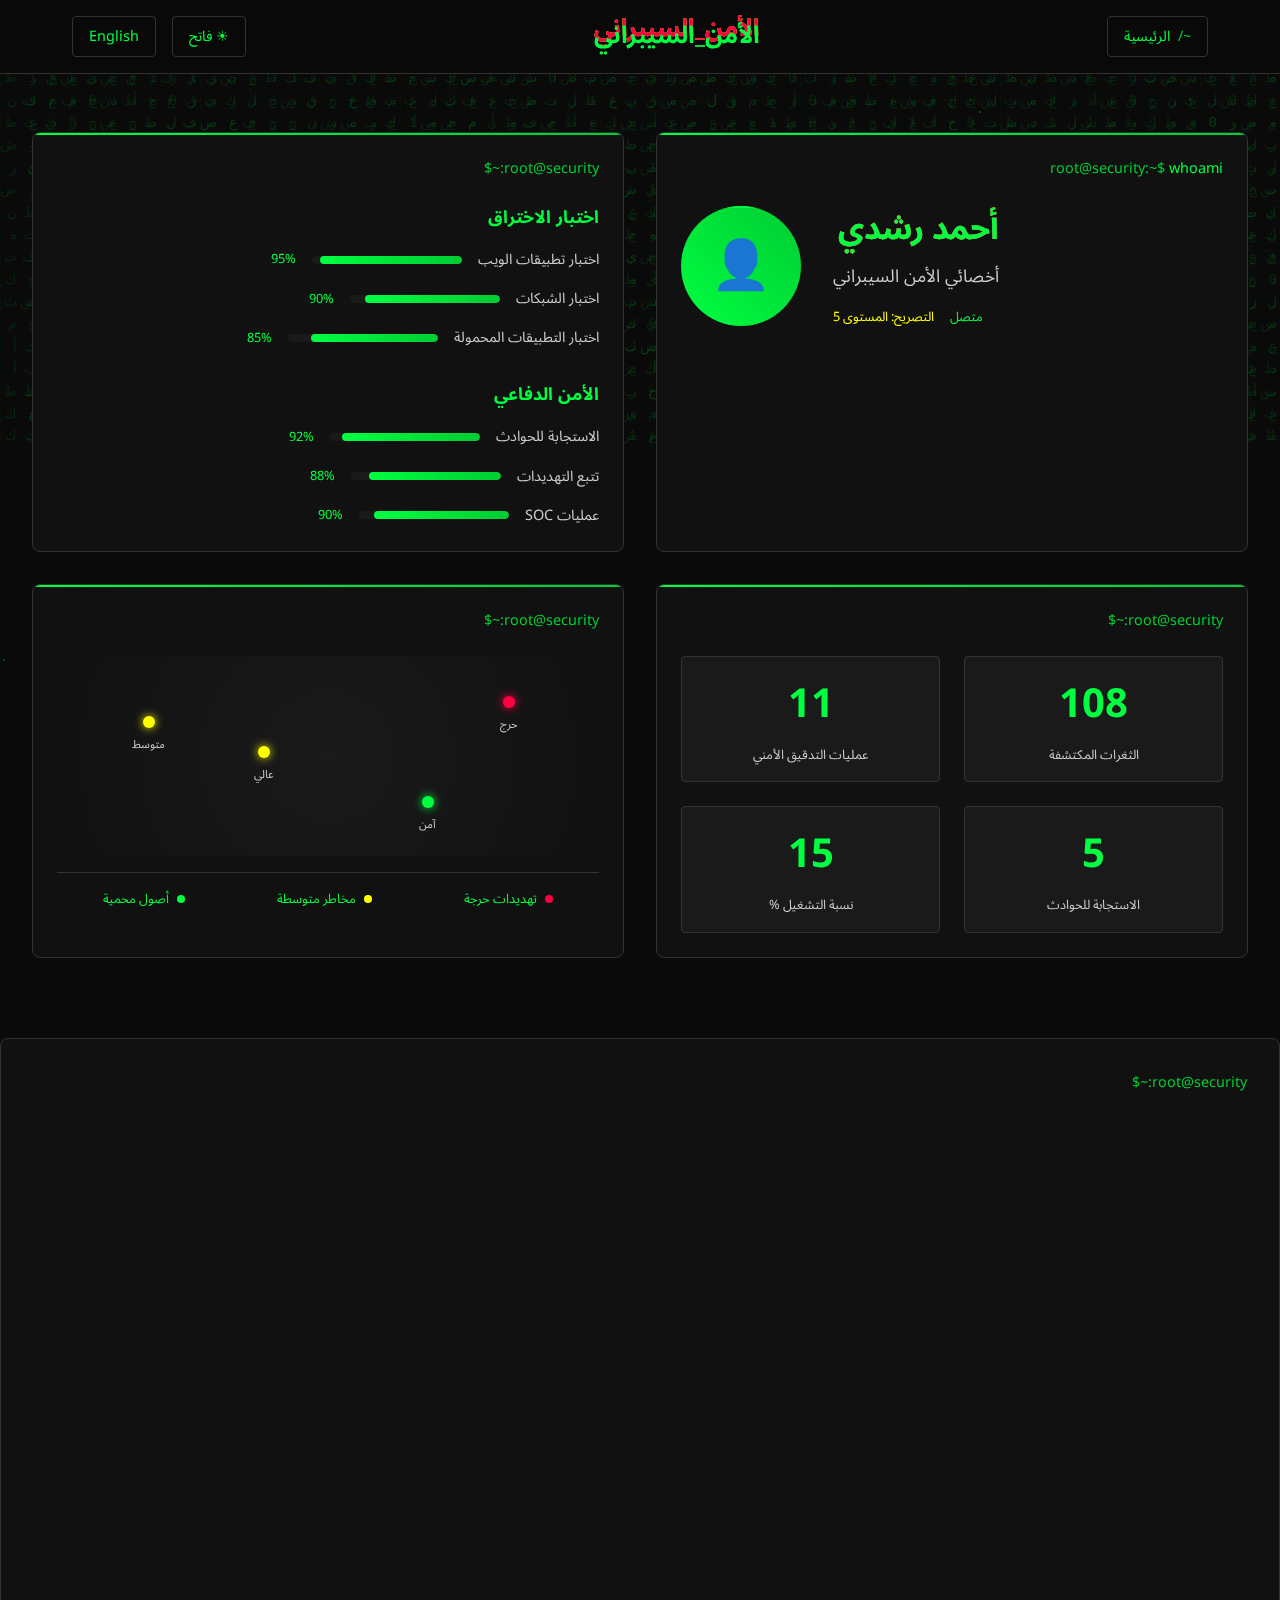
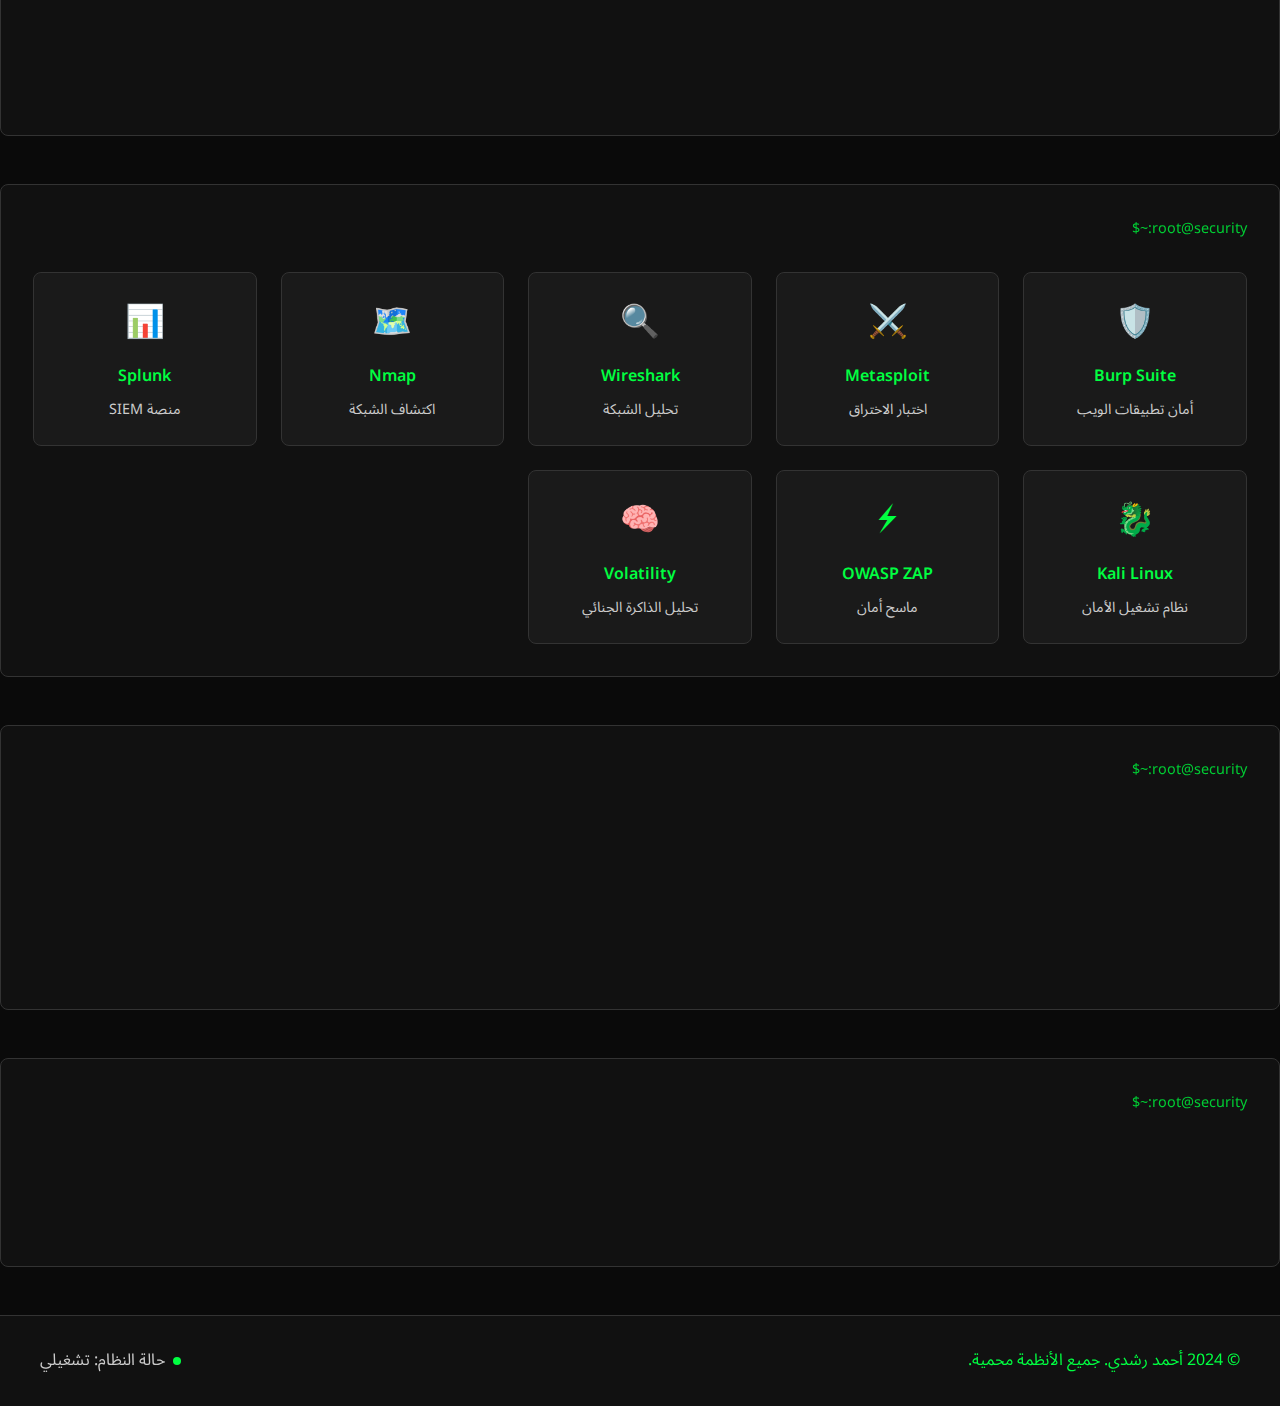
<file: cybersecurity-ar-darkmode.html>
<!DOCTYPE html>
<html lang="ar" dir="rtl">
<head>
    <meta charset="UTF-8">
    <meta name="viewport" content="width=device-width, initial-scale=1.0">
    <title>أحمد رشدي - أخصائي الأمن السيبراني</title>
    <link rel="stylesheet" href="css/cybersecurity-ar-darkmode.css">
    <link rel="preconnect" href="https://fonts.googleapis.com">
    <link rel="preconnect" href="https://fonts.gstatic.com" crossorigin>
    <link href="https://fonts.googleapis.com/css2?family=JetBrains+Mono:wght@300;400;500;600;700&family=Noto+Sans+Arabic:wght@300;400;500;600;700&display=swap" rel="stylesheet">
</head>

<head>
    <!-- ... other head tags ... -->

    <!-- Meta Tags for Cybersecurity Page Preview -->
    <title>أحمد رشدي - أخصائي الأمن السيبراني</title>
    <meta name="description" content="اختراق الأنظمة، تأمين الشبكات، وإزالة التهديدات. استكشف خدمات أحمد رشدي المتقدمة في الأمن السيبراني، من الاختراق الأخلاقي إلى تصميم البنى التحتية الآمنة.">

    <!-- Open Graph / Facebook -->
    <meta property="og:type" content="website">
    <meta property="og:url" content="https://ahmed-roshdi.github.io/Info.net/cybersecurity-ar.html">
    <meta property="og:title" content="أحمد رشدي - أخصائي الأمن السيبراني">
    <meta property="og:description" content="اختراق الأنظمة، تأمين الشبكات، وإزالة التهديدات. استكشف خدمات أحمد رشدي المتقدمة في الأمن السيبراني، من الاختراق الأخلاقي إلى تصميم البنى التحتية الآمنة.">
    <meta property="og:image" content="https://ahmed-roshdi.github.io/Info.net/images/cybersecurity-preview.jpg"> <!-- اقتراح: استخدم صورة مختلفة هنا -->
    <meta property="og:locale" content="ar_AR">

    <!-- Twitter -->
    <meta property="twitter:card" content="summary_large_image">
    <meta property="twitter:url" content="https://ahmed-roshdi.github.io/Info.net/cybersecurity-ar.html">
    <meta property="twitter:title" content="أحمد رشدي - أخصائي الأمن السيبراني">
    <meta property="twitter:description" content="اختراق الأنظمة، تأمين الشبكات، وإزالة التهديدات. استكشف خدمات أحمد رشدي المتقدمة في الأمن السيبراني، من الاختراق الأخلاقي إلى تصميم البنى التحتية الآمنة.">
    <meta property="twitter:image" content="https://ahmed-roshdi.github.io/Info.net/images/cybersecurity-preview.jpg"> <!-- اقتراح: استخدم صورة مختلفة هنا -->
</head>

<body>
    <!-- Header Navigation -->
    <header class="header">
        <nav class="nav-container">
            <div class="nav-right">
                <a href="index-ar-darkmode.html" class="home-btn">
                    <span class="terminal-prompt">~/</span>الرئيسية
                </a>
            </div>
            <div class="nav-center">
                <div class="logo">
                    <span class="glitch" data-text="الأمن_السيبراني">الأمن_السيبراني</span>
                </div>
            </div>
            <div class="nav-left">
                <a href="cybersecurity-ar.html" class="mode-toggle">
                    <span class="icon">☀</span> فاتح
                </a>
                <a href="cybersecurity-darkmode.html" class="lang-toggle">
                    English
                </a>
            </div>
        </nav>
    </header>

    <!-- Main Dashboard -->
    <main class="main-dashboard">
        <!-- Profile Widget -->
        <section class="dashboard-widget profile-widget">
            <div class="widget-header">
                <span class="terminal-prompt">root@security:~$</span>
                <span class="typing-text">whoami</span>
            </div>
            <div class="profile-content">
                <div class="profile-image-container">
                    <div class="profile-image">
                        <div class="scan-line"></div>
                    </div>
                </div>
                <div class="profile-info">
                    <h1 class="name glitch" data-text="أحمد رشدي">أحمد رشدي</h1>
                    <p class="title">أخصائي الأمن السيبراني</p>
                    <div class="status-indicators">
                        <span class="status online">متصل</span>
                        <span class="clearance">التصريح: المستوى 5</span>
                    </div>
                </div>
            </div>
        </section>

        <!-- Skills Matrix -->
        <section class="dashboard-widget skills-widget">
            <div class="widget-header">
                <span class="terminal-prompt">root@security:~$</span>
                <span class="typing-text">cat skills.matrix</span>
            </div>
            <div class="skills-matrix">
                <div class="skill-category">
                    <h3>اختبار الاختراق</h3>
                    <div class="skill-bars">
                        <div class="skill-bar" data-level="95">
                            <span class="skill-name">اختبار تطبيقات الويب</span>
                            <div class="progress-bar"><div class="progress" style="width: 95%"></div></div>
                            <span class="skill-level">95%</span>
                        </div>
                        <div class="skill-bar" data-level="90">
                            <span class="skill-name">اختبار الشبكات</span>
                            <div class="progress-bar"><div class="progress" style="width: 90%"></div></div>
                            <span class="skill-level">90%</span>
                        </div>
                        <div class="skill-bar" data-level="85">
                            <span class="skill-name">اختبار التطبيقات المحمولة</span>
                            <div class="progress-bar"><div class="progress" style="width: 85%"></div></div>
                            <span class="skill-level">85%</span>
                        </div>
                    </div>
                </div>
                <div class="skill-category">
                    <h3>الأمن الدفاعي</h3>
                    <div class="skill-bars">
                        <div class="skill-bar" data-level="92">
                            <span class="skill-name">الاستجابة للحوادث</span>
                            <div class="progress-bar"><div class="progress" style="width: 92%"></div></div>
                            <span class="skill-level">92%</span>
                        </div>
                        <div class="skill-bar" data-level="88">
                            <span class="skill-name">تتبع التهديدات</span>
                            <div class="progress-bar"><div class="progress" style="width: 88%"></div></div>
                            <span class="skill-level">88%</span>
                        </div>
                        <div class="skill-bar" data-level="90">
                            <span class="skill-name">عمليات SOC</span>
                            <div class="progress-bar"><div class="progress" style="width: 90%"></div></div>
                            <span class="skill-level">90%</span>
                        </div>
                    </div>
                </div>
            </div>
        </section>

        <!-- Live Stats -->
        <section class="dashboard-widget stats-widget">
            <div class="widget-header">
                <span class="terminal-prompt">root@security:~$</span>
                <span class="typing-text">systemctl status --all</span>
            </div>
            <div class="stats-grid">
                <div class="stat-item">
                    <div class="stat-value" data-target="315">0</div>
                    <div class="stat-label">الثغرات المكتشفة</div>
                </div>
                <div class="stat-item">
                    <div class="stat-value" data-target="50">0</div>
                    <div class="stat-label">عمليات التدقيق الأمني</div>
                </div>
                <div class="stat-item">
                    <div class="stat-value" data-target="25">0</div>
                    <div class="stat-label">الاستجابة للحوادث</div>
                </div>
                <div class="stat-item">
                    <div class="stat-value" data-target="99">0</div>
                    <div class="stat-label">نسبة التشغيل %</div>
                </div>
            </div>
        </section>

        <!-- Threat Map -->
        <section class="dashboard-widget threat-map-widget">
            <div class="widget-header">
                <span class="terminal-prompt">root@security:~$</span>
                <span class="typing-text">nmap -sS -O target_network</span>
            </div>
            <div class="threat-map">
                <div class="map-container">
                    <div class="threat-indicator" style="top: 20%; right: 15%;">
                        <div class="pulse-dot danger"></div>
                        <span class="threat-label">حرج</span>
                    </div>
                    <div class="threat-indicator" style="top: 45%; right: 60%;">
                        <div class="pulse-dot warning"></div>
                        <span class="threat-label">عالي</span>
                    </div>
                    <div class="threat-indicator" style="top: 70%; right: 30%;">
                        <div class="pulse-dot safe"></div>
                        <span class="threat-label">آمن</span>
                    </div>
                    <div class="threat-indicator" style="top: 30%; right: 80%;">
                        <div class="pulse-dot warning"></div>
                        <span class="threat-label">متوسط</span>
                    </div>
                </div>
                <div class="map-legend">
                    <div class="legend-item">
                        <div class="legend-dot danger"></div>
                        <span>تهديدات حرجة</span>
                    </div>
                    <div class="legend-item">
                        <div class="legend-dot warning"></div>
                        <span>مخاطر متوسطة</span>
                    </div>
                    <div class="legend-item">
                        <div class="legend-dot safe"></div>
                        <span>أصول محمية</span>
                    </div>
                </div>
            </div>
        </section>
    </main>

    <!-- Operations Log -->
    <section class="operations-log">
        <div class="log-header">
            <span class="terminal-prompt">root@security:~$</span>
            <span class="typing-text">tail -f /var/log/operations.log</span>
        </div>
        <div class="log-content">
            <div class="case-study">
                <div class="case-header">
                    <span class="case-id">[CASE-001]</span>
                    <span class="case-title">تدقيق أمان منصة التجارة الإلكترونية</span>
                    <span class="case-status success">مكتمل</span>
                </div>
                <div class="case-details">
                    <p class="typewriter">تم إجراء تقييم أمني شامل لمنصة تجارة إلكترونية كبرى...</p>
                    <div class="case-metrics">
                        <span class="metric">45 ثغرة مكتشفة</span>
                        <span class="metric">100% من المشاكل الحرجة محلولة</span>
                        <span class="metric">30 يوم للإنجاز</span>
                    </div>
                </div>
            </div>
            
            <div class="case-study">
                <div class="case-header">
                    <span class="case-id">[CASE-002]</span>
                    <span class="case-title">الاستجابة لحادث مؤسسة مالية</span>
                    <span class="case-status success">مكتمل</span>
                </div>
                <div class="case-details">
                    <p class="typewriter">قيادة فريق الاستجابة للحوادث أثناء هجوم APT متطور...</p>
                    <div class="case-metrics">
                        <span class="metric">ساعتان وقت الاستجابة</span>
                        <span class="metric">صفر اختراق للبيانات</span>
                        <span class="metric">استرداد كامل للنظام</span>
                    </div>
                </div>
            </div>

            <div class="case-study">
                <div class="case-header">
                    <span class="case-id">[CASE-003]</span>
                    <span class="case-title">تقوية شبكة حكومية</span>
                    <span class="case-status in-progress">قيد التنفيذ</span>
                </div>
                <div class="case-details">
                    <p class="typewriter">تنفيذ ضوابط أمنية متقدمة للبنية التحتية الحكومية...</p>
                    <div class="case-metrics">
                        <span class="metric">85% التنفيذ مكتمل</span>
                        <span class="metric">200+ نقطة نهاية محمية</span>
                        <span class="metric">هيكلة عدم الثقة</span>
                    </div>
                </div>
            </div>
        </div>
    </section>

    <!-- Tools Arsenal -->
    <section class="tools-arsenal">
        <div class="arsenal-header">
            <span class="terminal-prompt">root@security:~$</span>
            <span class="typing-text">ls -la /opt/tools/</span>
        </div>
        <div class="tools-grid">
            <div class="tool-item" data-tool="burp-suite">
                <div class="tool-icon">🛡️</div>
                <div class="tool-name">Burp Suite</div>
                <div class="tool-desc">أمان تطبيقات الويب</div>
            </div>
            <div class="tool-item" data-tool="metasploit">
                <div class="tool-icon">⚔️</div>
                <div class="tool-name">Metasploit</div>
                <div class="tool-desc">اختبار الاختراق</div>
            </div>
            <div class="tool-item" data-tool="wireshark">
                <div class="tool-icon">🔍</div>
                <div class="tool-name">Wireshark</div>
                <div class="tool-desc">تحليل الشبكة</div>
            </div>
            <div class="tool-item" data-tool="nmap">
                <div class="tool-icon">🗺️</div>
                <div class="tool-name">Nmap</div>
                <div class="tool-desc">اكتشاف الشبكة</div>
            </div>
            <div class="tool-item" data-tool="splunk">
                <div class="tool-icon">📊</div>
                <div class="tool-name">Splunk</div>
                <div class="tool-desc">منصة SIEM</div>
            </div>
            <div class="tool-item" data-tool="kali-linux">
                <div class="tool-icon">🐉</div>
                <div class="tool-name">Kali Linux</div>
                <div class="tool-desc">نظام تشغيل الأمان</div>
            </div>
            <div class="tool-item" data-tool="owasp-zap">
                <div class="tool-icon">⚡</div>
                <div class="tool-name">OWASP ZAP</div>
                <div class="tool-desc">ماسح أمان</div>
            </div>
            <div class="tool-item" data-tool="volatility">
                <div class="tool-icon">🧠</div>
                <div class="tool-name">Volatility</div>
                <div class="tool-desc">تحليل الذاكرة الجنائي</div>
            </div>
        </div>
    </section>

    <!-- Certifications -->
    <section class="certifications">
        <div class="cert-header">
            <span class="terminal-prompt">root@security:~$</span>
            <span class="typing-text">cat /etc/credentials</span>
        </div>
        <div class="cert-grid">
            <div class="cert-item">
                <div class="cert-badge">CEH</div>
                <div class="cert-name">هاكر أخلاقي معتمد</div>
                <div class="cert-status">قيد التحضير</div>
            </div>
            <div class="cert-item">
                <div class="cert-badge">OSCP</div>
                <div class="cert-name">محترف أمان هجومي معتمد</div>
                <div class="cert-status">مخطط</div>
            </div>
            <div class="cert-item">
                <div class="cert-badge">CISSP</div>
                <div class="cert-name">محترف أمان أنظمة المعلومات المعتمد</div>
                <div class="cert-status">هدف مستقبلي</div>
            </div>
        </div>
    </section>

    <!-- Contact Section -->
    <section class="contact-section">
        <div class="contact-header">
            <span class="terminal-prompt">root@security:~$</span>
            <span class="typing-text">establish_secure_connection</span>
        </div>
        <div class="contact-grid">
            <a href="mailto:AhmedRoshdi@proton.me" class="contact-btn">
                <span class="contact-icon">📧</span>
                <span class="contact-text">بريد آمن</span>
            </a>
            <a href="https://github.com/ahmed" class="contact-btn">
                <span class="contact-icon">💻</span>
                <span class="contact-text">مستودع GitHub</span>
            </a>
            <a href="https://linkedin.com/in/ahmed" class="contact-btn">
                <span class="contact-icon">🔗</span>
                <span class="contact-text">LinkedIn</span>
            </a>
            <a href="tel:+1234567890" class="contact-btn">
                <span class="contact-icon">📱</span>
                <span class="contact-text">مكالمة مشفرة</span>
            </a>
        </div>
    </section>

    <!-- Footer -->
    <footer class="footer">
        <div class="footer-content">
            <p>&copy; 2024 أحمد رشدي. جميع الأنظمة محمية.</p>
            <div class="footer-status">
                <span class="status-dot"></span>
                <span>حالة النظام: تشغيلي</span>
            </div>
        </div>
    </footer>

    <script src="js/cybersecurity-ar-darkmode.js"></script>
</body>
</html>
</file>
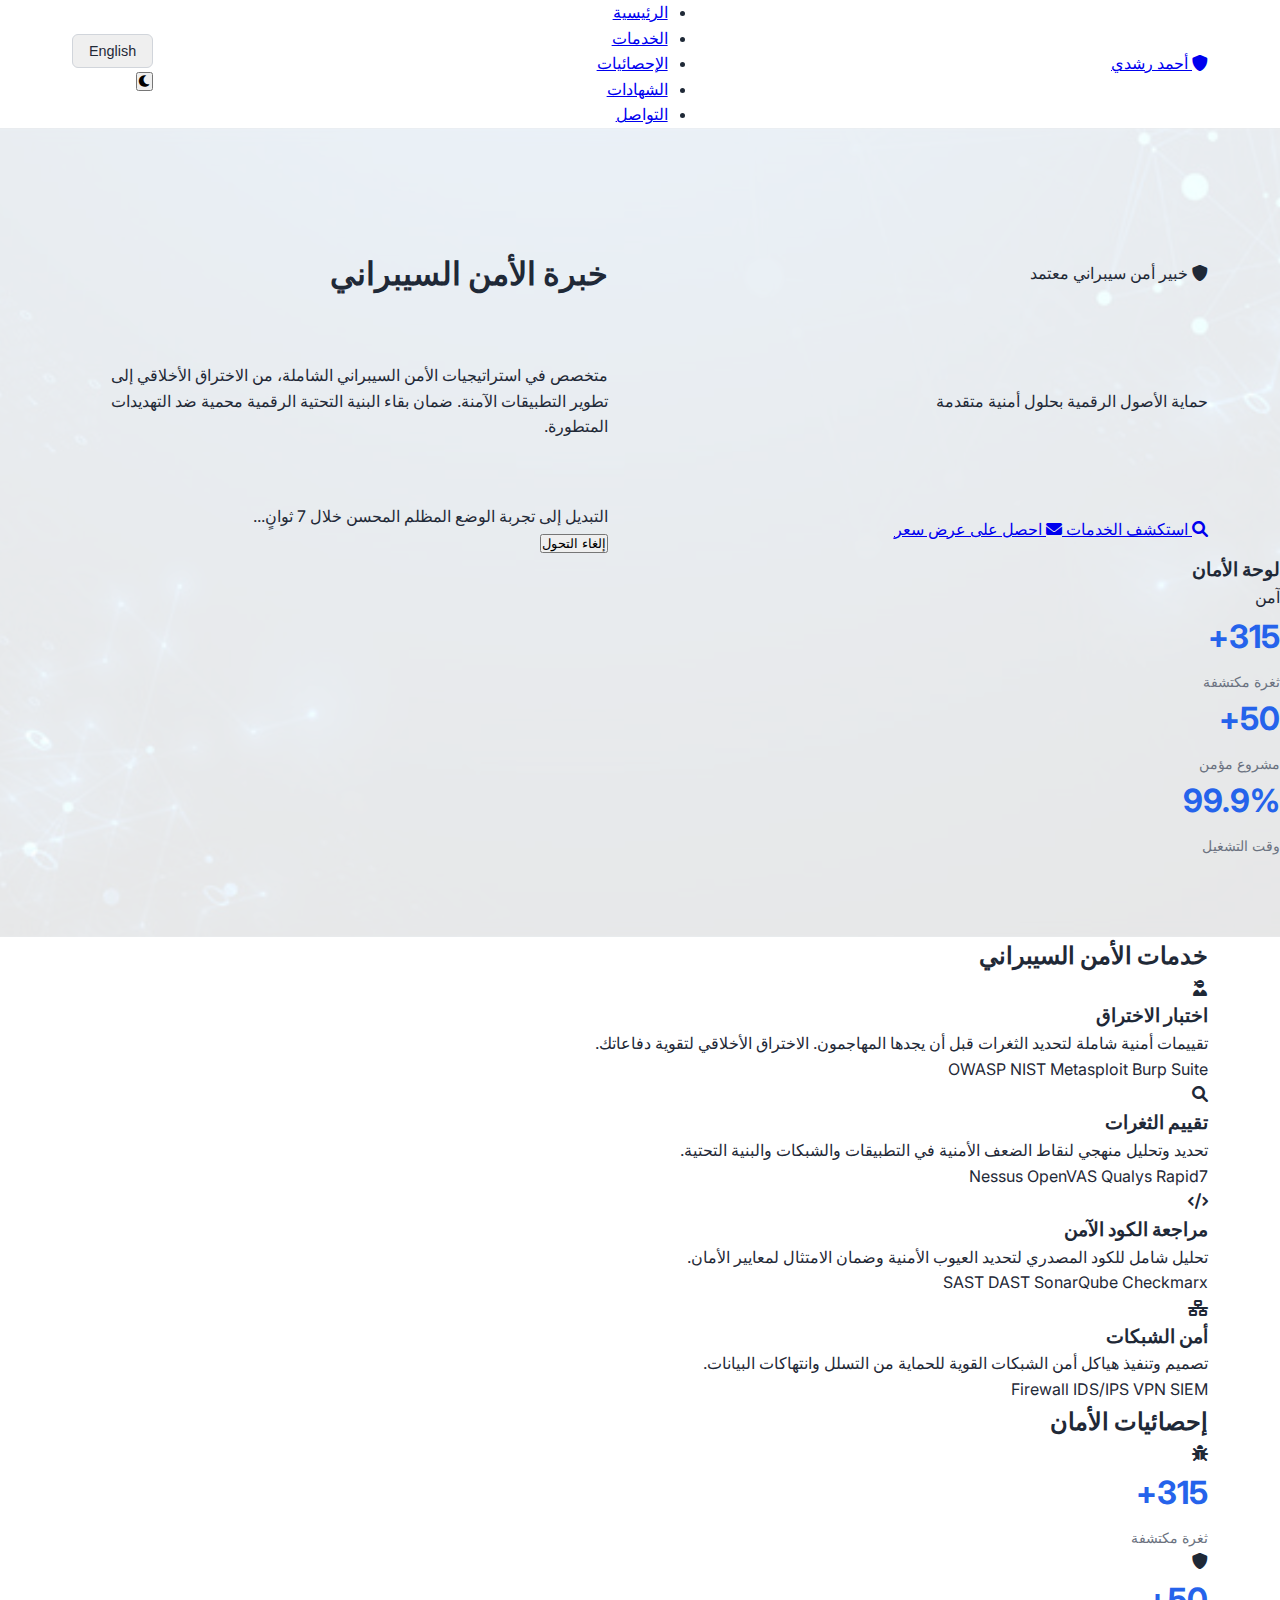
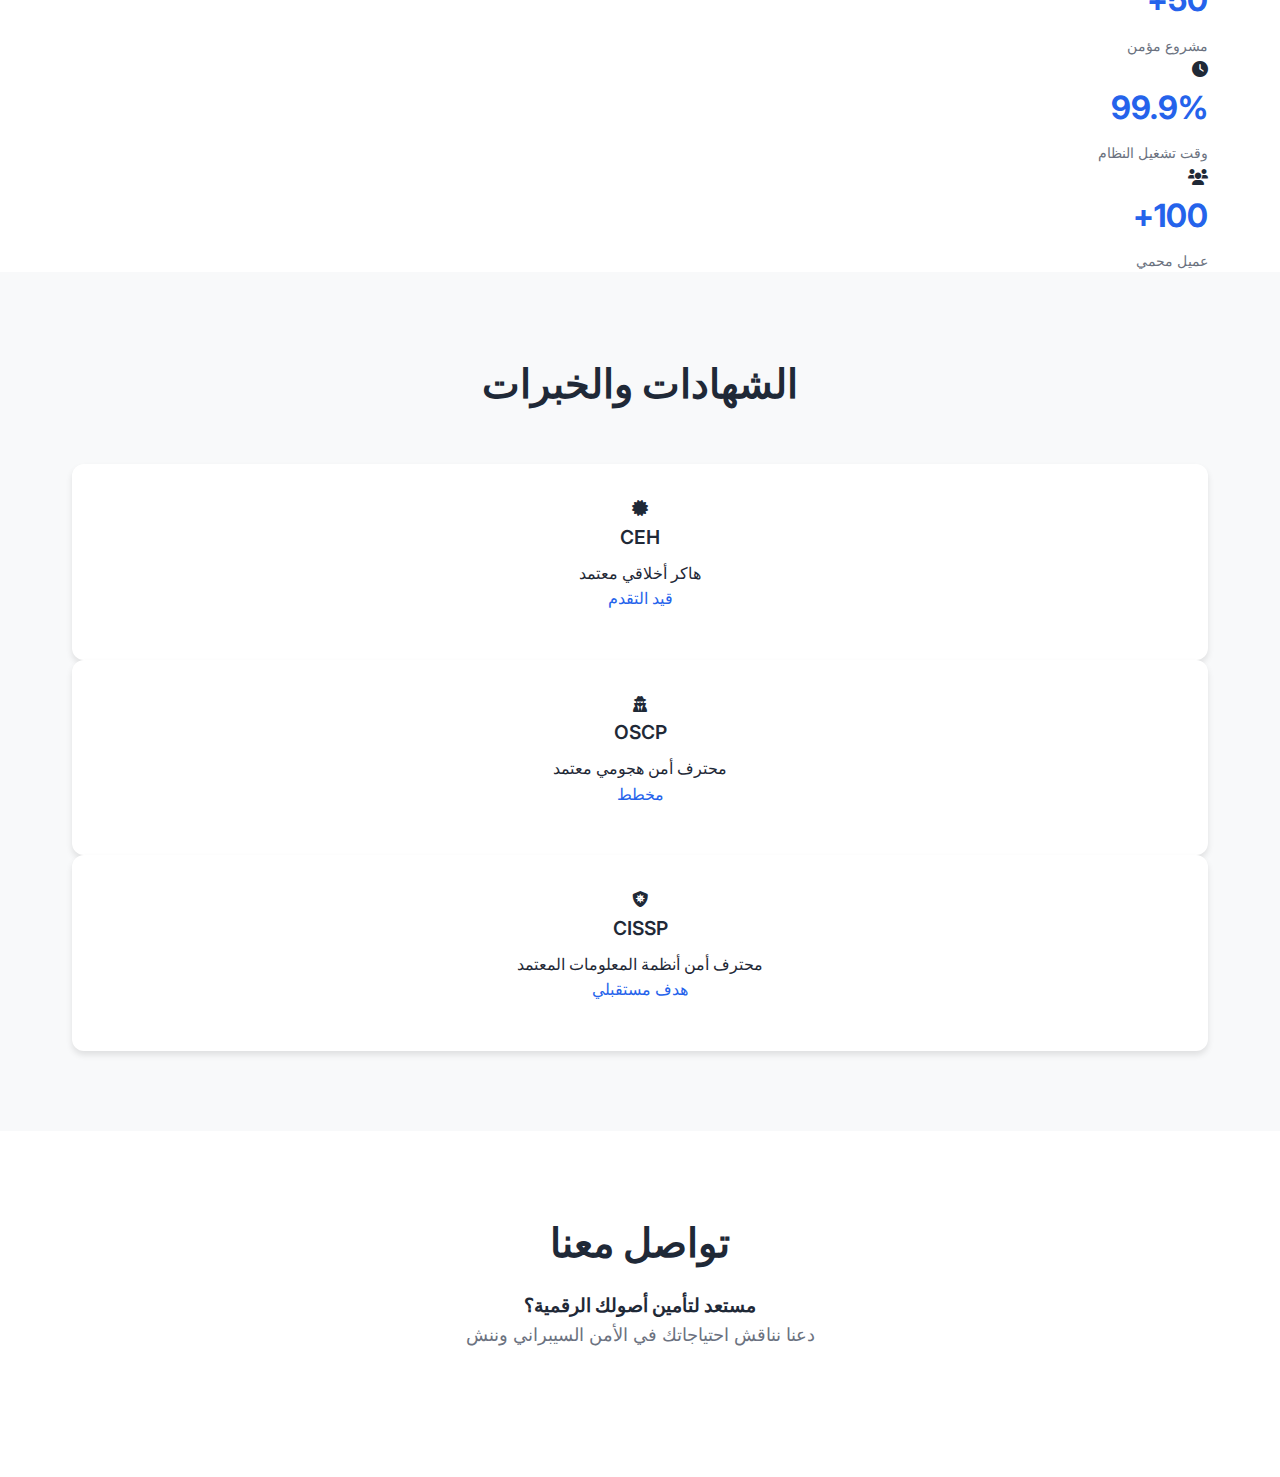
<file: cybersecurity-ar.html>
<!DOCTYPE html>
<html lang="ar" dir="rtl">
<head>
    <meta charset="UTF-8">
    <meta name="viewport" content="width=device-width, initial-scale=1.0">
    <title>خدمات الأمن السيبراني - أحمد رشدي</title>
    <link rel="stylesheet" href="css/cybersecurity-ar.css">
    <link href="https://cdnjs.cloudflare.com/ajax/libs/font-awesome/6.0.0/css/all.min.css" rel="stylesheet">
    <link href="https://fonts.googleapis.com/css2?family=Inter:wght@300;400;500;600;700&family=JetBrains+Mono:wght@400;500;600&family=Cairo:wght@300;400;500;600;700&display=swap" rel="stylesheet">
    <link rel="icon" type="image/x-icon" href="data:image/svg+xml,<svg xmlns='http://www.w3.org/2000/svg' viewBox='0 0 100 100'><text y='.9em' font-size='90'>🔒</text></svg>">
</head>

<head>
    <!-- ... other head tags ... -->

    <!-- Meta Tags for Cybersecurity Page Preview -->
    <title>أحمد رشدي - أخصائي الأمن السيبراني</title>
    <meta name="description" content="اختراق الأنظمة، تأمين الشبكات، وإزالة التهديدات. استكشف خدمات أحمد رشدي المتقدمة في الأمن السيبراني، من الاختراق الأخلاقي إلى تصميم البنى التحتية الآمنة.">

    <!-- Open Graph / Facebook -->
    <meta property="og:type" content="website">
    <meta property="og:url" content="https://ahmed-roshdi.github.io/Info.net/cybersecurity-ar.html">
    <meta property="og:title" content="أحمد رشدي - أخصائي الأمن السيبراني">
    <meta property="og:description" content="اختراق الأنظمة، تأمين الشبكات، وإزالة التهديدات. استكشف خدمات أحمد رشدي المتقدمة في الأمن السيبراني، من الاختراق الأخلاقي إلى تصميم البنى التحتية الآمنة.">
    <meta property="og:image" content="https://ahmed-roshdi.github.io/Info.net/images/cybersecurity-preview.jpg"> <!-- اقتراح: استخدم صورة مختلفة هنا -->
    <meta property="og:locale" content="ar_AR">

    <!-- Twitter -->
    <meta property="twitter:card" content="summary_large_image">
    <meta property="twitter:url" content="https://ahmed-roshdi.github.io/Info.net/cybersecurity-ar.html">
    <meta property="twitter:title" content="أحمد رشدي - أخصائي الأمن السيبراني">
    <meta property="twitter:description" content="اختراق الأنظمة، تأمين الشبكات، وإزالة التهديدات. استكشف خدمات أحمد رشدي المتقدمة في الأمن السيبراني، من الاختراق الأخلاقي إلى تصميم البنى التحتية الآمنة.">
    <meta property="twitter:image" content="https://ahmed-roshdi.github.io/Info.net/images/cybersecurity-preview.jpg"> <!-- اقتراح: استخدم صورة مختلفة هنا -->
</head>

<body>
    <!-- Navigation -->
    <nav class="navbar">
        <div class="nav-container">
            <div class="nav-logo">
                <a href="index-ar.html">
                    <i class="fas fa-shield-alt"></i>
                    أحمد رشدي
                </a>
            </div>
            <ul class="nav-menu">
                <li class="nav-item">
                    <a href="index-ar.html" class="nav-link">الرئيسية</a>
                </li>
                <li class="nav-item">
                    <a href="#services" class="nav-link">الخدمات</a>
                </li>
                <li class="nav-item">
                    <a href="#stats" class="nav-link">الإحصائيات</a>
                </li>
                <li class="nav-item">
                    <a href="#certifications" class="nav-link">الشهادات</a>
                </li>
                <li class="nav-item">
                    <a href="#contact" class="nav-link">التواصل</a>
                </li>
            </ul>
            <div class="nav-controls">
                <button class="lang-toggle" onclick="window.location.href='cybersecurity.html'">English</button>
                <button class="theme-toggle" onclick="window.location.href='cybersecurity-ar-darkmode.html'">
                    <i class="fas fa-moon"></i>
                </button>
                <div class="hamburger">
                    <span class="bar"></span>
                    <span class="bar"></span>
                    <span class="bar"></span>
                </div>
            </div>
        </div>
    </nav>

    <!-- Hero Section -->
    <section class="hero" style="background-image: linear-gradient(rgba(255,255,255,0.9), rgba(255,255,255,0.9)), url('./images/JYp25mPCpfSG.jpg'); background-size: cover; background-position: center;">
        <div class="hero-container">
            <div class="hero-content">
                <div class="security-badge">
                    <i class="fas fa-shield-alt"></i>
                    <span>خبير أمن سيبراني معتمد</span>
                </div>
                <h1 class="hero-title">
                    خبرة <span class="highlight">الأمن السيبراني</span>
                </h1>
                <p class="hero-subtitle">
                    حماية الأصول الرقمية بحلول أمنية متقدمة
                </p>
                <p class="hero-description">
                    متخصص في استراتيجيات الأمن السيبراني الشاملة، من الاختراق الأخلاقي إلى تطوير التطبيقات الآمنة. 
                    ضمان بقاء البنية التحتية الرقمية محمية ضد التهديدات المتطورة.
                </p>
                <div class="hero-buttons">
                    <a href="#services" class="btn btn-primary">
                        <i class="fas fa-search"></i>
                        استكشف الخدمات
                    </a>
                    <a href="#contact" class="btn btn-secondary">
                        <i class="fas fa-envelope"></i>
                        احصل على عرض سعر
                    </a>
                </div>
                <div class="auto-redirect-notice">
                    <p>التبديل إلى تجربة الوضع المظلم المحسن خلال <span id="countdown">7</span> ثوانٍ...</p>
                    <button id="cancel-redirect" class="cancel-btn">إلغاء التحول</button>
                </div>
            </div>
            <div class="hero-visual">
                <div class="security-dashboard">
                    <div class="dashboard-header">
                        <h3>لوحة الأمان</h3>
                        <div class="status-indicator">
                            <span class="status-dot secure"></span>
                            <span>آمن</span>
                        </div>
                    </div>
                    <div class="dashboard-stats">
                        <div class="stat-item">
                            <div class="stat-number">315+</div>
                            <div class="stat-label">ثغرة مكتشفة</div>
                        </div>
                        <div class="stat-item">
                            <div class="stat-number">50+</div>
                            <div class="stat-label">مشروع مؤمن</div>
                        </div>
                        <div class="stat-item">
                            <div class="stat-number">99.9%</div>
                            <div class="stat-label">وقت التشغيل</div>
                        </div>
                    </div>
                </div>
            </div>
        </div>
    </section>

    <!-- Services Section -->
    <section id="services" class="services">
        <div class="container">
            <h2 class="section-title">خدمات الأمن السيبراني</h2>
            <div class="services-grid">
                <div class="service-card">
                    <div class="service-icon">
                        <i class="fas fa-user-ninja"></i>
                    </div>
                    <h3>اختبار الاختراق</h3>
                    <p>تقييمات أمنية شاملة لتحديد الثغرات قبل أن يجدها المهاجمون. الاختراق الأخلاقي لتقوية دفاعاتك.</p>
                    <div class="service-tags">
                        <span>OWASP</span>
                        <span>NIST</span>
                        <span>Metasploit</span>
                        <span>Burp Suite</span>
                    </div>
                </div>
                
                <div class="service-card">
                    <div class="service-icon">
                        <i class="fas fa-search"></i>
                    </div>
                    <h3>تقييم الثغرات</h3>
                    <p>تحديد وتحليل منهجي لنقاط الضعف الأمنية في التطبيقات والشبكات والبنية التحتية.</p>
                    <div class="service-tags">
                        <span>Nessus</span>
                        <span>OpenVAS</span>
                        <span>Qualys</span>
                        <span>Rapid7</span>
                    </div>
                </div>
                
                <div class="service-card">
                    <div class="service-icon">
                        <i class="fas fa-code"></i>
                    </div>
                    <h3>مراجعة الكود الآمن</h3>
                    <p>تحليل شامل للكود المصدري لتحديد العيوب الأمنية وضمان الامتثال لمعايير الأمان.</p>
                    <div class="service-tags">
                        <span>SAST</span>
                        <span>DAST</span>
                        <span>SonarQube</span>
                        <span>Checkmarx</span>
                    </div>
                </div>
                
                <div class="service-card">
                    <div class="service-icon">
                        <i class="fas fa-network-wired"></i>
                    </div>
                    <h3>أمن الشبكات</h3>
                    <p>تصميم وتنفيذ هياكل أمن الشبكات القوية للحماية من التسلل وانتهاكات البيانات.</p>
                    <div class="service-tags">
                        <span>Firewall</span>
                        <span>IDS/IPS</span>
                        <span>VPN</span>
                        <span>SIEM</span>
                    </div>
                </div>
            </div>
        </div>
    </section>

    <!-- Stats Section -->
    <section id="stats" class="stats">
        <div class="container">
            <h2 class="section-title">إحصائيات الأمان</h2>
            <div class="stats-grid">
                <div class="stat-card">
                    <div class="stat-icon">
                        <i class="fas fa-bug"></i>
                    </div>
                    <div class="stat-number">315+</div>
                    <div class="stat-label">ثغرة مكتشفة</div>
                </div>
                <div class="stat-card">
                    <div class="stat-icon">
                        <i class="fas fa-shield-alt"></i>
                    </div>
                    <div class="stat-number">50+</div>
                    <div class="stat-label">مشروع مؤمن</div>
                </div>
                <div class="stat-card">
                    <div class="stat-icon">
                        <i class="fas fa-clock"></i>
                    </div>
                    <div class="stat-number">99.9%</div>
                    <div class="stat-label">وقت تشغيل النظام</div>
                </div>
                <div class="stat-card">
                    <div class="stat-icon">
                        <i class="fas fa-users"></i>
                    </div>
                    <div class="stat-number">100+</div>
                    <div class="stat-label">عميل محمي</div>
                </div>
            </div>
        </div>
    </section>

    <!-- Certifications Section -->
    <section id="certifications" class="certifications">
        <div class="container">
            <h2 class="section-title">الشهادات والخبرات</h2>
            <div class="certifications-grid">
                <div class="cert-card">
                    <div class="cert-icon">
                        <i class="fas fa-certificate"></i>
                    </div>
                    <h3>CEH</h3>
                    <p>هاكر أخلاقي معتمد</p>
                    <div class="cert-status">قيد التقدم</div>
                </div>
                <div class="cert-card">
                    <div class="cert-icon">
                        <i class="fas fa-user-secret"></i>
                    </div>
                    <h3>OSCP</h3>
                    <p>محترف أمن هجومي معتمد</p>
                    <div class="cert-status">مخطط</div>
                </div>
                <div class="cert-card">
                    <div class="cert-icon">
                        <i class="fas fa-shield-virus"></i>
                    </div>
                    <h3>CISSP</h3>
                    <p>محترف أمن أنظمة المعلومات المعتمد</p>
                    <div class="cert-status">هدف مستقبلي</div>
                </div>
            </div>
        </div>
    </section>

    <!-- Contact Section -->
    <section id="contact" class="contact">
        <div class="container">
            <h2 class="section-title">تواصل معنا</h2>
            <div class="contact-content">
                <div class="contact-info">
                    <h3>مستعد لتأمين أصولك الرقمية؟</h3>
                    <p>دعنا نناقش احتياجاتك في الأمن السيبراني وننش
</file>
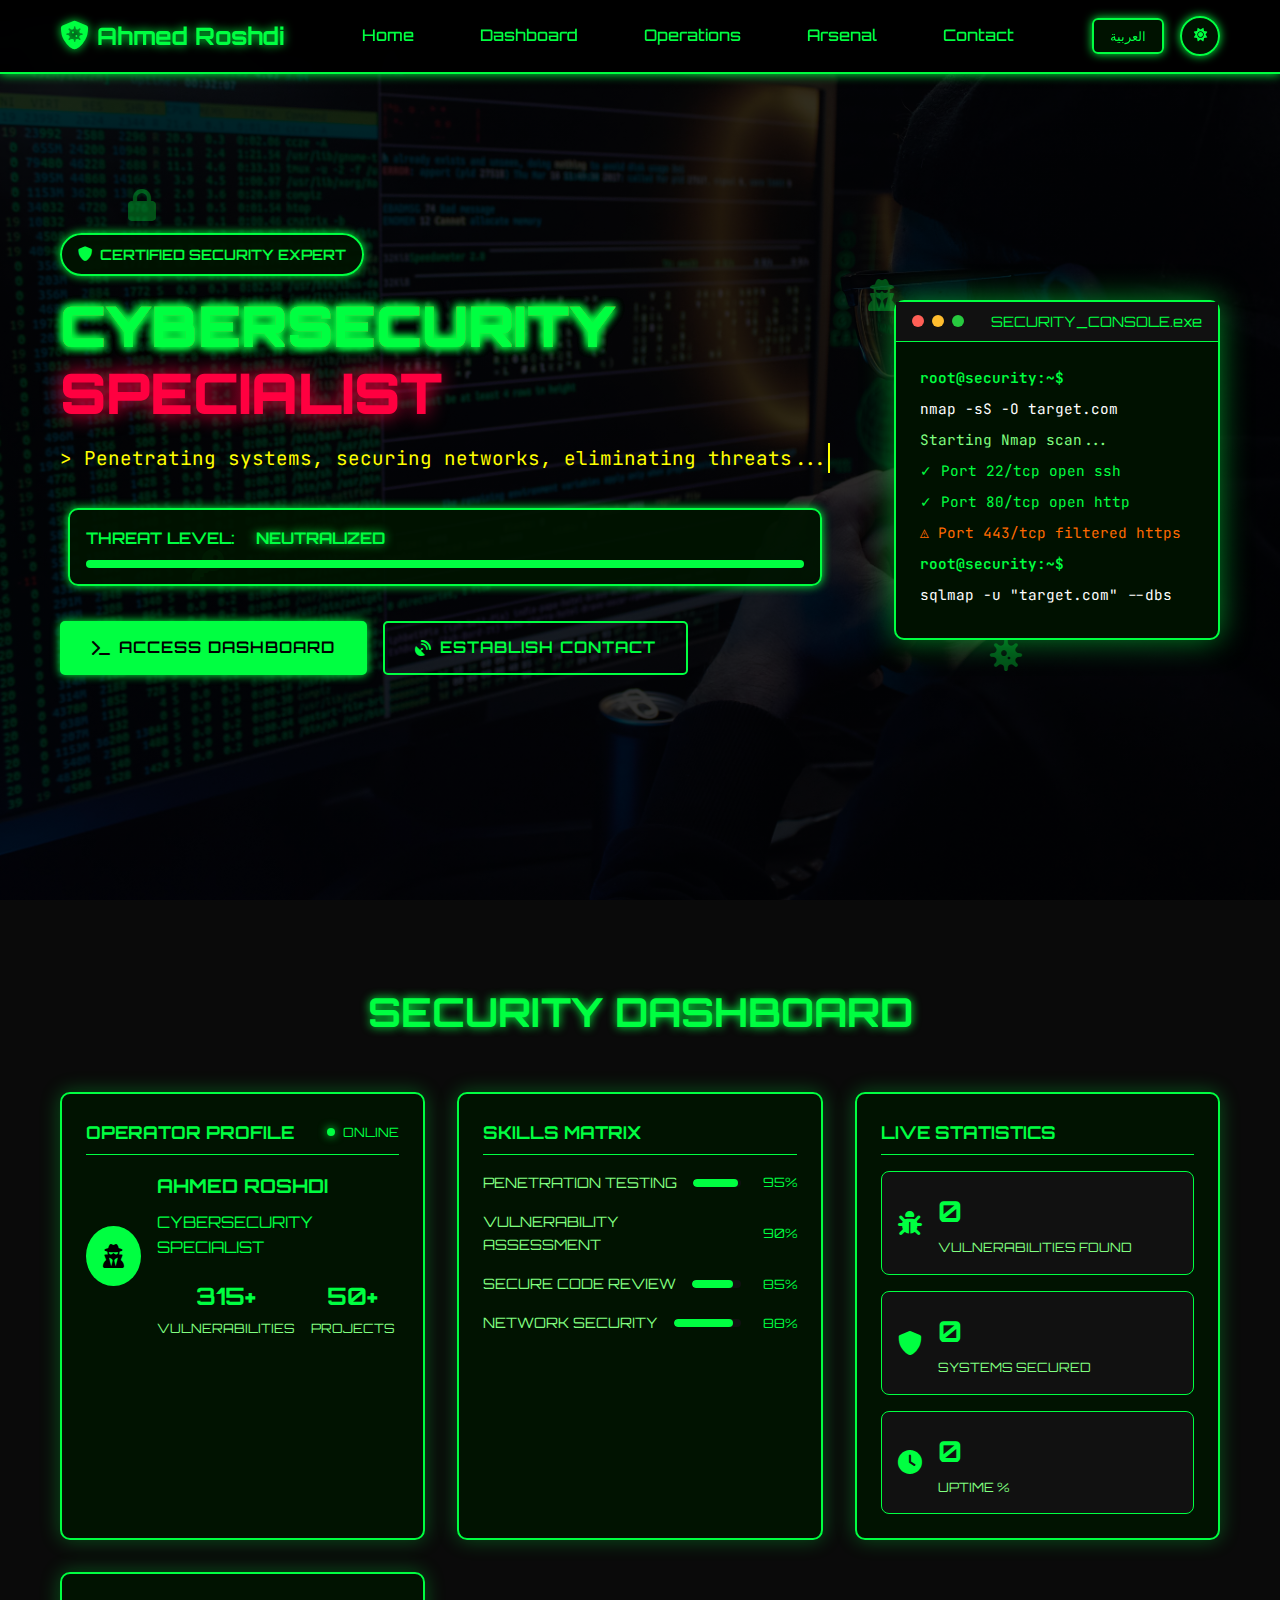
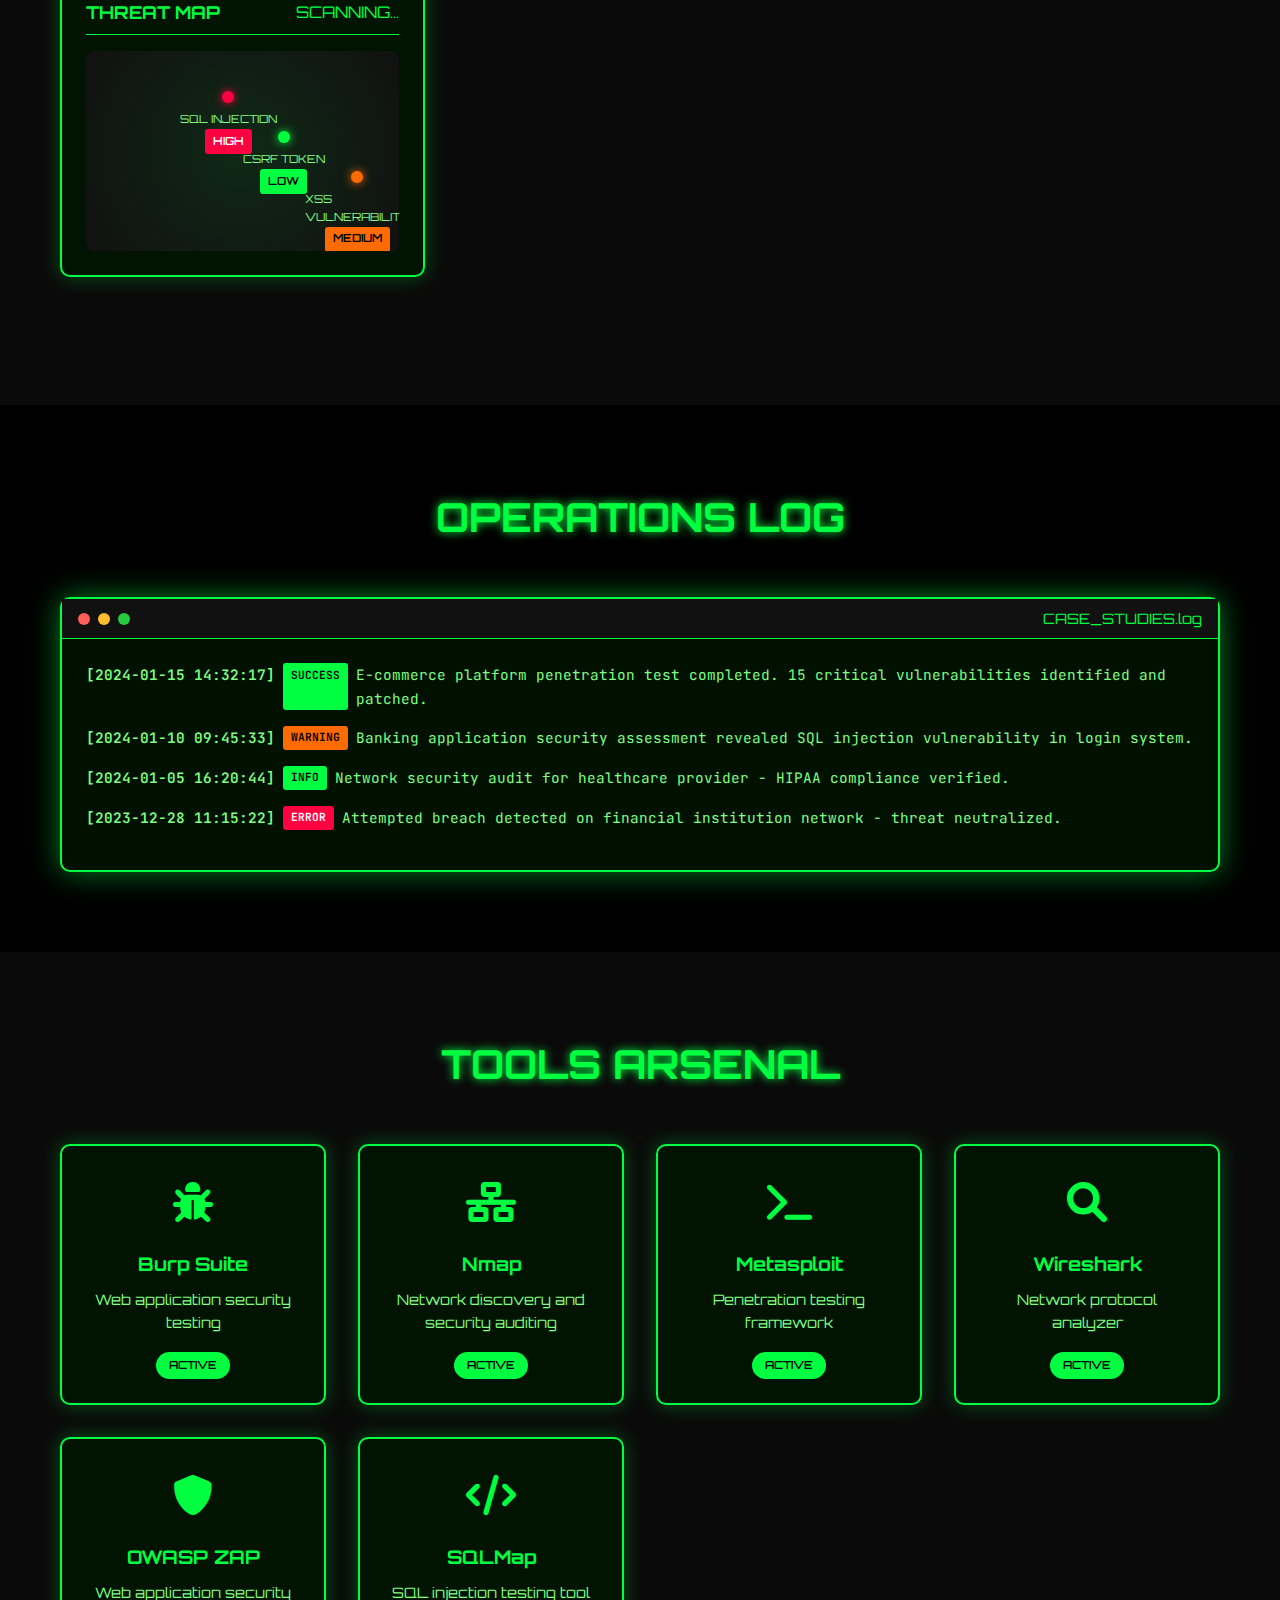
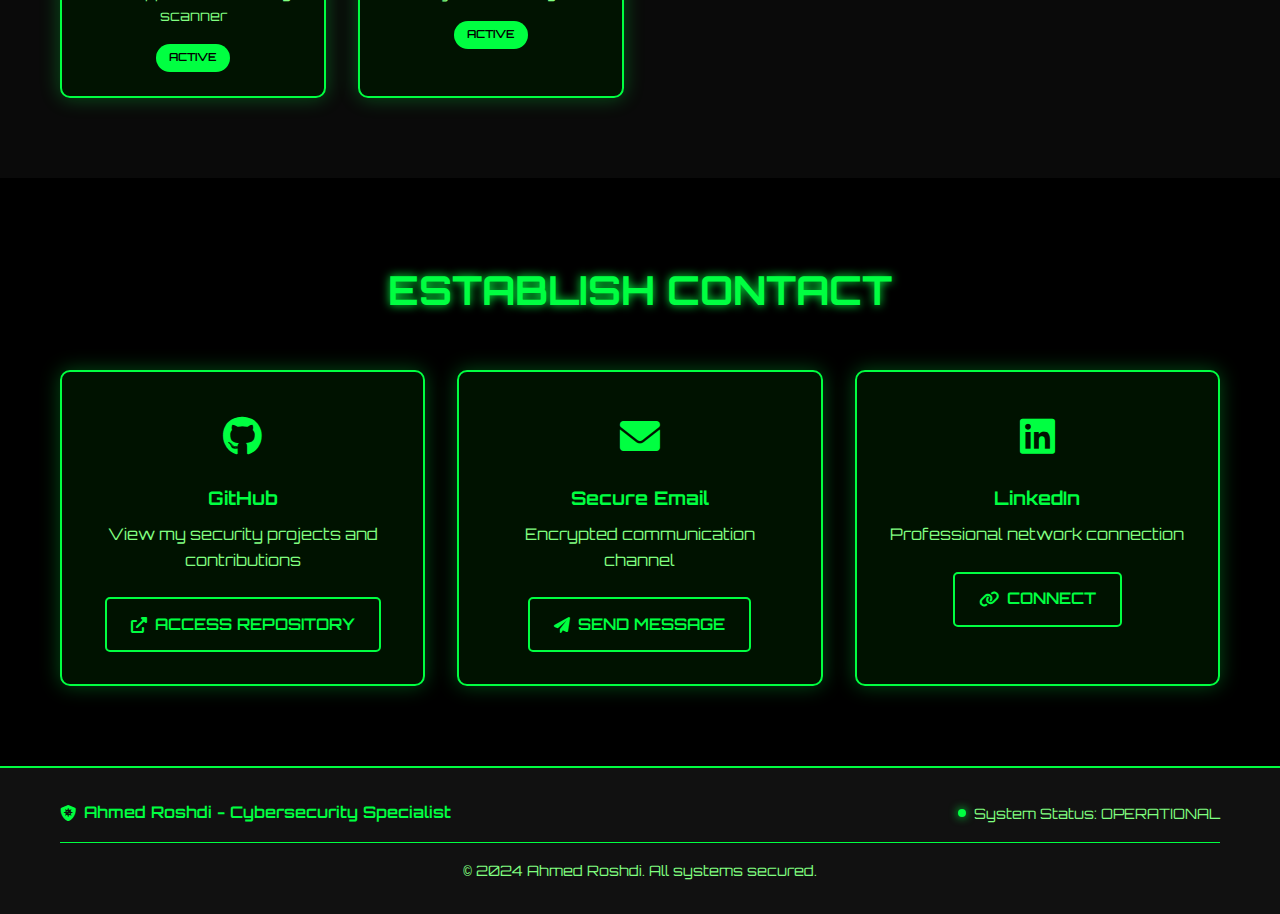
<file: cybersecurity-darkmode.html>
<!DOCTYPE html>
<html lang="en">
<head>
    <meta charset="UTF-8">
    <meta name="viewport" content="width=device-width, initial-scale=1.0">
    <title>Cybersecurity Services - Ahmed Roshdi</title>
    <link rel="stylesheet" href="css/cybersecurity-darkmode.css">
    <link href="https://cdnjs.cloudflare.com/ajax/libs/font-awesome/6.0.0/css/all.min.css" rel="stylesheet">
    <link href="https://fonts.googleapis.com/css2?family=Orbitron:wght@400;700;900&family=JetBrains+Mono:wght@400;500;600&display=swap" rel="stylesheet">
    <link rel="icon" type="image/x-icon" href="data:image/svg+xml,<svg xmlns='http://www.w3.org/2000/svg' viewBox='0 0 100 100'><text y='.9em' font-size='90'>🔒</text></svg>">
</head>

<head>
    <!-- ... other head tags ... -->

    <!-- Meta Tags for Cybersecurity Page Preview -->
    <title>Ahmed Roshdi - Cybersecurity Specialist</title>
    <meta name="description" content="Penetrating systems, securing networks, and eliminating threats. Explore Ahmed Roshdi's advanced cybersecurity services, from ethical hacking to secure infrastructure design.">

    <!-- Open Graph / Facebook -->
    <meta property="og:type" content="website">
    <meta property="og:url" content="https://ahmed-roshdi.github.io/Info.net/cybersecurity.html">
    <meta property="og:title" content="Ahmed Roshdi - Cybersecurity Specialist">
    <meta property="og:description" content="Penetrating systems, securing networks, and eliminating threats. Explore Ahmed Roshdi's advanced cybersecurity services, from ethical hacking to secure infrastructure design.">
    <meta property="og:image" content="https://ahmed-roshdi.github.io/Info.net/images/cybersecurity-preview.jpg"> <!-- اقتراح: استخدم صورة مختلفة هنا -->

    <!-- Twitter -->
    <meta property="twitter:card" content="summary_large_image">
    <meta property="twitter:url" content="https://ahmed-roshdi.github.io/Info.net/cybersecurity.html">
    <meta property="twitter:title" content="Ahmed Roshdi - Cybersecurity Specialist">
    <meta property="twitter:description" content="Penetrating systems, securing networks, and eliminating threats. Explore Ahmed Roshdi's advanced cybersecurity services, from ethical hacking to secure infrastructure design.">
    <meta property="twitter:image" content="https://ahmed-roshdi.github.io/Info.net/images/cybersecurity-preview.jpg"> <!-- اقتراح: استخدم صورة مختلفة هنا -->
</head>

<body>
    <!-- Matrix Rain Background -->
    <div class="matrix-rain" id="matrixRain"></div>
    
    <!-- Cyber Grid Background -->
    <div class="cyber-grid"></div>
    
    <!-- Navigation -->
    <nav class="navbar">
        <div class="nav-container">
            <div class="nav-logo">
                <a href="index-darkmode.html">
                    <i class="fas fa-shield-virus"></i>
                    Ahmed Roshdi
                </a>
            </div>
            <ul class="nav-menu">
                <li class="nav-item">
                    <a href="index-darkmode.html" class="nav-link">Home</a>
                </li>
                <li class="nav-item">
                    <a href="#dashboard" class="nav-link">Dashboard</a>
                </li>
                <li class="nav-item">
                    <a href="#operations" class="nav-link">Operations</a>
                </li>
                <li class="nav-item">
                    <a href="#arsenal" class="nav-link">Arsenal</a>
                </li>
                <li class="nav-item">
                    <a href="#contact" class="nav-link">Contact</a>
                </li>
            </ul>
            <div class="nav-controls">
                <button class="lang-toggle" onclick="window.location.href='cybersecurity-ar-darkmode.html'">العربية</button>
                <button class="theme-toggle" onclick="window.location.href='cybersecurity.html'">
                    <i class="fas fa-sun"></i>
                </button>
                <div class="hamburger">
                    <span class="bar"></span>
                    <span class="bar"></span>
                    <span class="bar"></span>
                </div>
            </div>
        </div>
    </nav>

    <!-- Hero Section -->
    <section class="cyber-hero" style="background-image: linear-gradient(rgba(0,0,0,0.8), rgba(0,0,0,0.8)), url('./images/6RfCwCoBoW8M.jpg'); background-size: cover; background-position: center;">
        <div class="hero-container">
            <div class="hero-content">
                <div class="security-badge">
                    <i class="fas fa-shield-alt"></i>
                    <span class="glitch" data-text="CERTIFIED SECURITY EXPERT">CERTIFIED SECURITY EXPERT</span>
                </div>
                <h1 class="hero-title">
                    <span class="glitch" data-text="CYBERSECURITY">CYBERSECURITY</span>
                    <span class="highlight neon-text">SPECIALIST</span>
                </h1>
                <p class="hero-subtitle typing-text">
                    > Penetrating systems, securing networks, eliminating threats...
                </p>
                <div class="threat-level">
                    <div class="threat-indicator">
                        <span class="threat-label">THREAT LEVEL:</span>
                        <span class="threat-status">NEUTRALIZED</span>
                        <div class="threat-bar">
                            <div class="threat-fill"></div>
                        </div>
                    </div>
                </div>
                <div class="hero-buttons">
                    <a href="#dashboard" class="btn btn-primary">
                        <i class="fas fa-terminal"></i>
                        ACCESS DASHBOARD
                    </a>
                    <a href="#contact" class="btn btn-secondary">
                        <i class="fas fa-satellite-dish"></i>
                        ESTABLISH CONTACT
                    </a>
                </div>
            </div>
            <div class="hero-visual">
                <div class="cyber-terminal">
                    <div class="terminal-header">
                        <div class="terminal-controls">
                            <span class="control red"></span>
                            <span class="control yellow"></span>
                            <span class="control green"></span>
                        </div>
                        <div class="terminal-title" dir="ltr">SECURITY_CONSOLE.exe</div>
                    </div>
                    <div class="terminal-body">
                        <div class="terminal-line">
                            <span class="prompt">root@security:~$</span>
                            <span class="command">nmap -sS -O target.com</span>
                        </div>
                        <div class="terminal-line">
                            <span class="output">Starting Nmap scan...</span>
                        </div>
                        <div class="terminal-line">
                            <span class="output success">✓ Port 22/tcp open ssh</span>
                        </div>
                        <div class="terminal-line">
                            <span class="output success">✓ Port 80/tcp open http</span>
                        </div>
                        <div class="terminal-line">
                            <span class="output warning">⚠ Port 443/tcp filtered https</span>
                        </div>
                        <div class="terminal-line">
                            <span class="prompt">root@security:~$</span>
                            <span class="command typing">sqlmap -u "target.com" --dbs</span>
                        </div>
                    </div>
                </div>
            </div>
        </div>
        
        <!-- Floating Security Elements -->
        <div class="floating-elements">
            <div class="floating-element" style="top: 20%; left: 10%;">
                <i class="fas fa-lock"></i>
            </div>
            <div class="floating-element" style="top: 60%; left: 15%;">
                <i class="fas fa-key"></i>
            </div>
            <div class="floating-element" style="top: 40%; right: 10%;">
                <i class="fas fa-bug"></i>
            </div>
            <div class="floating-element" style="top: 70%; right: 20%;">
                <i class="fas fa-virus"></i>
            </div>
            <div class="floating-element" style="top: 30%; right: 30%;">
                <i class="fas fa-user-secret"></i>
            </div>
        </div>
    </section>

    <!-- Main Dashboard -->
    <section id="dashboard" class="dashboard">
        <div class="container">
            <h2 class="section-title">
                <span class="glitch" data-text="SECURITY DASHBOARD">SECURITY DASHBOARD</span>
            </h2>
            <div class="dashboard-grid">
                <!-- Profile Widget -->
                <div class="dashboard-widget profile-widget">
                    <div class="widget-header">
                        <h3>OPERATOR PROFILE</h3>
                        <div class="status-indicator">
                            <span class="status-dot online"></span>
                            <span>ONLINE</span>
                        </div>
                    </div>
                    <div class="profile-content">
                        <div class="profile-avatar">
                            <i class="fas fa-user-secret"></i>
                        </div>
                        <div class="profile-info">
                            <h4 class="glitch" data-text="AHMED ROSHDI">AHMED ROSHDI</h4>
                            <p>CYBERSECURITY SPECIALIST</p>
                            <div class="profile-stats">
                                <div class="stat">
                                    <span class="stat-value">315+</span>
                                    <span class="stat-label">VULNERABILITIES</span>
                                </div>
                                <div class="stat">
                                    <span class="stat-value">50+</span>
                                    <span class="stat-label">PROJECTS</span>
                                </div>
                            </div>
                        </div>
                    </div>
                </div>

                <!-- Skills Matrix -->
                <div class="dashboard-widget skills-widget">
                    <div class="widget-header">
                        <h3>SKILLS MATRIX</h3>
                        <div class="matrix-indicator">
                            <span class="matrix-dot"></span>
                        </div>
                    </div>
                    <div class="skills-matrix">
                        <div class="skill-item">
                            <span class="skill-name">PENETRATION TESTING</span>
                            <div class="skill-bar">
                                <div class="skill-fill" style="width: 95%;"></div>
                            </div>
                            <span class="skill-value">95%</span>
                        </div>
                        <div class="skill-item">
                            <span class="skill-name">VULNERABILITY ASSESSMENT</span>
                            <div class="skill-bar">
                                <div class="skill-fill" style="width: 90%;"></div>
                            </div>
                            <span class="skill-value">90%</span>
                        </div>
                        <div class="skill-item">
                            <span class="skill-name">SECURE CODE REVIEW</span>
                            <div class="skill-bar">
                                <div class="skill-fill" style="width: 85%;"></div>
                            </div>
                            <span class="skill-value">85%</span>
                        </div>
                        <div class="skill-item">
                            <span class="skill-name">NETWORK SECURITY</span>
                            <div class="skill-bar">
                                <div class="skill-fill" style="width: 88%;"></div>
                            </div>
                            <span class="skill-value">88%</span>
                        </div>
                    </div>
                </div>

                <!-- Live Stats -->
                <div class="dashboard-widget stats-widget">
                    <div class="widget-header">
                        <h3>LIVE STATISTICS</h3>
                        <div class="pulse-indicator"></div>
                    </div>
                    <div class="live-stats">
                        <div class="stat-card">
                            <div class="stat-icon">
                                <i class="fas fa-bug"></i>
                            </div>
                            <div class="stat-info">
                                <div class="stat-number" data-target="315">0</div>
                                <div class="stat-label">VULNERABILITIES FOUND</div>
                            </div>
                        </div>
                        <div class="stat-card">
                            <div class="stat-icon">
                                <i class="fas fa-shield-alt"></i>
                            </div>
                            <div class="stat-info">
                                <div class="stat-number" data-target="50">0</div>
                                <div class="stat-label">SYSTEMS SECURED</div>
                            </div>
                        </div>
                        <div class="stat-card">
                            <div class="stat-icon">
                                <i class="fas fa-clock"></i>
                            </div>
                            <div class="stat-info">
                                <div class="stat-number" data-target="99">0</div>
                                <div class="stat-label">UPTIME %</div>
                            </div>
                        </div>
                    </div>
                </div>

                <!-- Threat Map -->
                <div class="dashboard-widget threat-widget">
                    <div class="widget-header">
                        <h3>THREAT MAP</h3>
                        <div class="scan-indicator">
                            <span>SCANNING...</span>
                        </div>
                    </div>
                    <div class="threat-map">
                        <div class="map-grid">
                            <div class="threat-point" style="top: 20%; left: 30%;">
                                <div class="threat-pulse"></div>
                                <div class="threat-info">
                                    <span>SQL INJECTION</span>
                                    <span class="threat-level high">HIGH</span>
                                </div>
                            </div>
                            <div class="threat-point" style="top: 60%; left: 70%;">
                                <div class="threat-pulse"></div>
                                <div class="threat-info">
                                    <span>XSS VULNERABILITY</span>
                                    <span class="threat-level medium">MEDIUM</span>
                                </div>
                            </div>
                            <div class="threat-point" style="top: 40%; left: 50%;">
                                <div class="threat-pulse"></div>
                                <div class="threat-info">
                                    <span>CSRF TOKEN</span>
                                    <span class="threat-level low">LOW</span>
                                </div>
                            </div>
                        </div>
                    </div>
                </div>
            </div>
        </div>
    </section>

    <!-- Operations Log -->
    <section id="operations" class="operations">
        <div class="container">
            <h2 class="section-title">
                <span class="glitch" data-text="OPERATIONS LOG">OPERATIONS LOG</span>
            </h2>
            <div class="operations-terminal">
                <div class="terminal-header">
                    <div class="terminal-controls">
                        <span class="control red"></span>
                        <span class="control yellow"></span>
                        <span class="control green"></span>
                    </div>
                    <div class="terminal-title">CASE_STUDIES.log</div>
                </div>
                <div class="terminal-body" id="operationsLog">
                    <div class="log-entry">
                        <span class="timestamp">[2024-01-15 14:32:17]</span>
                        <span class="log-level success">SUCCESS</span>
                        <span class="log-message">E-commerce platform penetration test completed. 15 critical vulnerabilities identified and patched.</span>
                    </div>
                    <div class="log-entry">
                        <span class="timestamp">[2024-01-10 09:45:33]</span>
                        <span class="log-level warning">WARNING</span>
                        <span class="log-message">Banking application security assessment revealed SQL injection vulnerability in login system.</span>
                    </div>
                    <div class="log-entry">
                        <span class="timestamp">[2024-01-05 16:20:44]</span>
                        <span class="log-level info">INFO</span>
                        <span class="log-message">Network security audit for healthcare provider - HIPAA compliance verified.</span>
                    </div>
                    <div class="log-entry">
                        <span class="timestamp">[2023-12-28 11:15:22]</span>
                        <span class="log-level error">ERROR</span>
                        <span class="log-message">Attempted breach detected on financial institution network - threat neutralized.</span>
                    </div>
                </div>
            </div>
        </div>
    </section>

    <!-- Tools Arsenal -->
    <section id="arsenal" class="arsenal">
        <div class="container">
            <h2 class="section-title">
                <span class="glitch" data-text="TOOLS ARSENAL">TOOLS ARSENAL</span>
            </h2>
            <div class="tools-grid">
                <div class="tool-card">
                    <div class="tool-icon">
                        <i class="fas fa-bug"></i>
                    </div>
                    <h3>Burp Suite</h3>
                    <p>Web application security testing</p>
                    <div class="tool-status">ACTIVE</div>
                </div>
                <div class="tool-card">
                    <div class="tool-icon">
                        <i class="fas fa-network-wired"></i>
                    </div>
                    <h3>Nmap</h3>
                    <p>Network discovery and security auditing</p>
                    <div class="tool-status">ACTIVE</div>
                </div>
                <div class="tool-card">
                    <div class="tool-icon">
                        <i class="fas fa-terminal"></i>
                    </div>
                    <h3>Metasploit</h3>
                    <p>Penetration testing framework</p>
                    <div class="tool-status">ACTIVE</div>
                </div>
                <div class="tool-card">
                    <div class="tool-icon">
                        <i class="fas fa-search"></i>
                    </div>
                    <h3>Wireshark</h3>
                    <p>Network protocol analyzer</p>
                    <div class="tool-status">ACTIVE</div>
                </div>
                <div class="tool-card">
                    <div class="tool-icon">
                        <i class="fas fa-shield-alt"></i>
                    </div>
                    <h3>OWASP ZAP</h3>
                    <p>Web application security scanner</p>
                    <div class="tool-status">ACTIVE</div>
                </div>
                <div class="tool-card">
                    <div class="tool-icon">
                        <i class="fas fa-code"></i>
                    </div>
                    <h3>SQLMap</h3>
                    <p>SQL injection testing tool</p>
                    <div class="tool-status">ACTIVE</div>
                </div>
            </div>
        </div>
    </section>

    <!-- Contact Section -->
    <section id="contact" class="contact">
        <div class="container">
            <h2 class="section-title">
                <span class="glitch" data-text="ESTABLISH CONTACT">ESTABLISH CONTACT</span>
            </h2>
            <div class="contact-grid">
                <div class="contact-card">
                    <div class="contact-icon">
                        <i class="fab fa-github"></i>
                    </div>
                    <h3>GitHub</h3>
                    <p>View my security projects and contributions</p>
                    <a href="https://github.com/ahmed-roshdi" class="contact-btn">
                        <i class="fas fa-external-link-alt"></i>
                        ACCESS REPOSITORY
                    </a>
                </div>
                <div class="contact-card">
                    <div class="contact-icon">
                        <i class="fas fa-envelope"></i>
                    </div>
                    <h3>Secure Email</h3>
                    <p>Encrypted communication channel</p>
                    <a href="mailto:AhmedRoshdi@proton.me" class="contact-btn">
                        <i class="fas fa-paper-plane"></i>
                        SEND MESSAGE
                    </a>
                </div>
                <div class="contact-card">
                    <div class="contact-icon">
                        <i class="fab fa-linkedin"></i>
                    </div>
                    <h3>LinkedIn</h3>
                    <p>Professional network connection</p>
                    <a href="https://linkedin.com/in/ahmed-roshdi" class="contact-btn">
                        <i class="fas fa-link"></i>
                        CONNECT
                    </a>
                </div>
            </div>
        </div>
    </section>

    <!-- Footer -->
    <footer class="footer">
        <div class="container">
            <div class="footer-content">
                <div class="footer-logo">
                    <i class="fas fa-shield-virus"></i>
                    <span>Ahmed Roshdi - Cybersecurity Specialist</span>
                </div>
                <div class="footer-status">
                    <span class="status-dot online"></span>
                    <span>System Status: OPERATIONAL</span>
                </div>
            </div>
            <div class="footer-bottom">
                <p>&copy; 2024 Ahmed Roshdi. All systems secured.</p>
            </div>
        </div>
    </footer>

    <script src="js/cybersecurity-darkmode.js"></script>
</body>
</html>
</file>
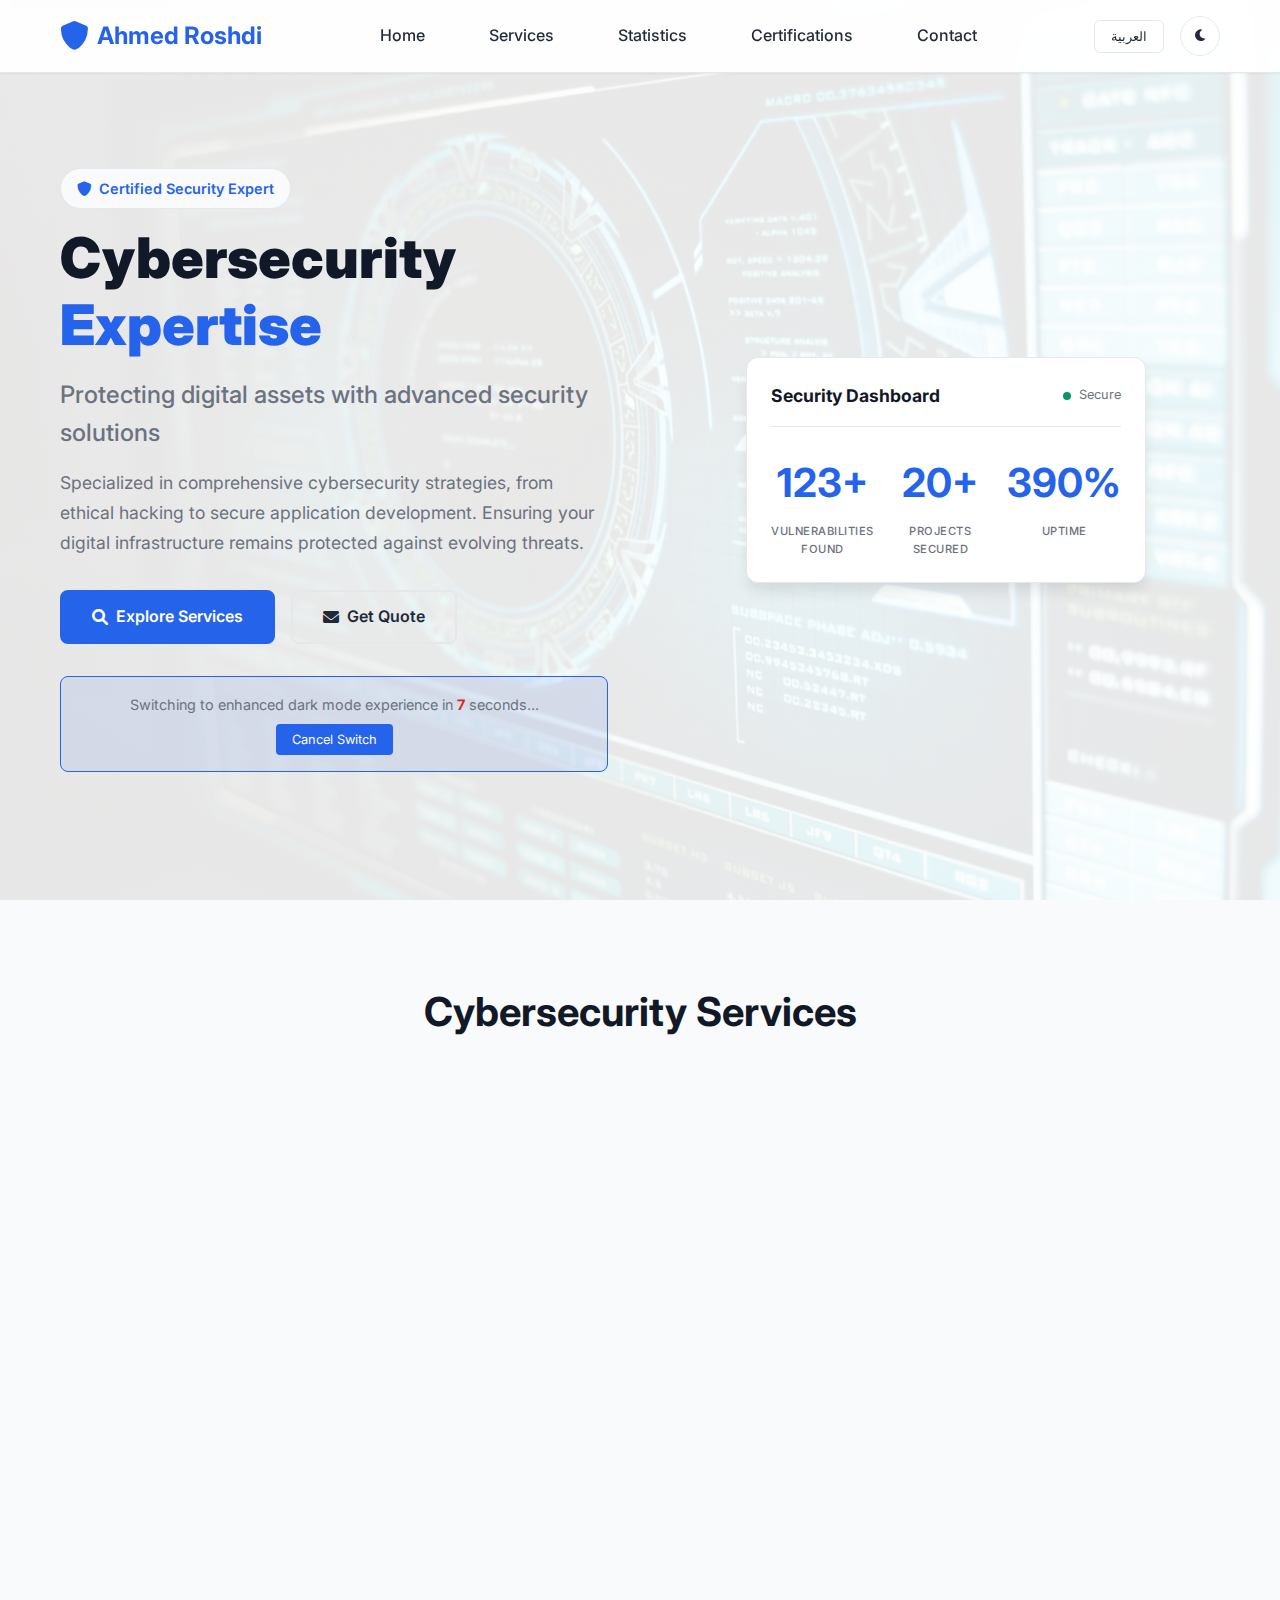
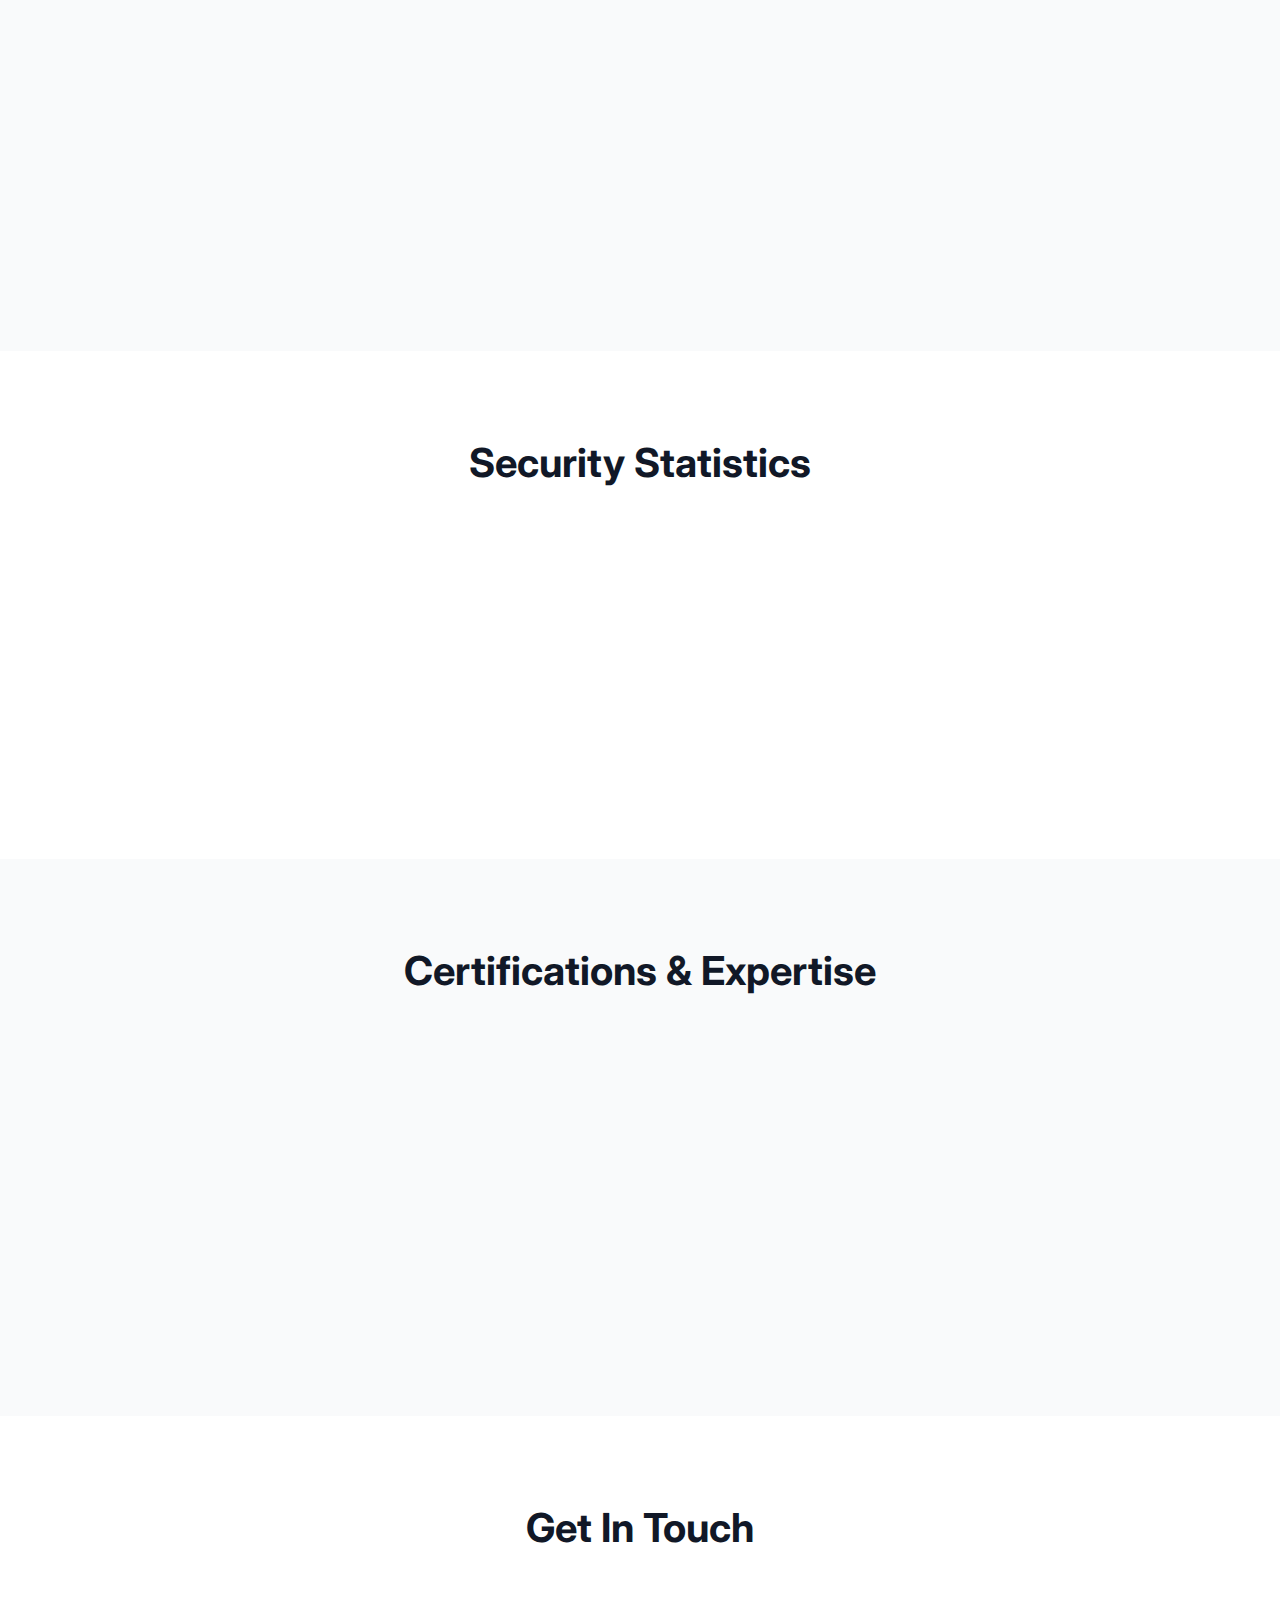
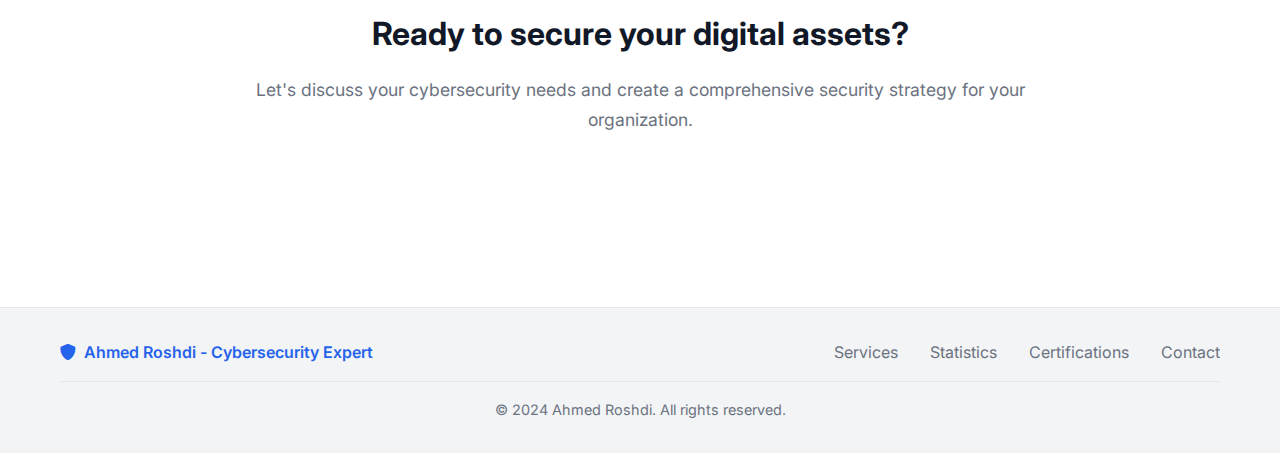
<file: cybersecurity.html>
<!DOCTYPE html>
<html lang="en">
<head>
    <meta charset="UTF-8">
    <meta name="viewport" content="width=device-width, initial-scale=1.0">
    <title>Cybersecurity Services - Ahmed Roshdi</title>
    <link rel="stylesheet" href="css/cybersecurity.css">
    <link href="https://cdnjs.cloudflare.com/ajax/libs/font-awesome/6.0.0/css/all.min.css" rel="stylesheet">
    <link href="https://fonts.googleapis.com/css2?family=Inter:wght@300;400;500;600;700&family=JetBrains+Mono:wght@400;500;600&display=swap" rel="stylesheet">
    <link rel="icon" type="image/x-icon" href="data:image/svg+xml,<svg xmlns='http://www.w3.org/2000/svg' viewBox='0 0 100 100'><text y='.9em' font-size='90'>🔒</text></svg>">
</head>

<head>
    <!-- ... other head tags ... -->

    <!-- Meta Tags for Cybersecurity Page Preview -->
    <title>Ahmed Roshdi - Cybersecurity Specialist</title>
    <meta name="description" content="Penetrating systems, securing networks, and eliminating threats. Explore Ahmed Roshdi's advanced cybersecurity services, from ethical hacking to secure infrastructure design.">

    <!-- Open Graph / Facebook -->
    <meta property="og:type" content="website">
    <meta property="og:url" content="https://ahmed-roshdi.github.io/Info.net/cybersecurity.html">
    <meta property="og:title" content="Ahmed Roshdi - Cybersecurity Specialist">
    <meta property="og:description" content="Penetrating systems, securing networks, and eliminating threats. Explore Ahmed Roshdi's advanced cybersecurity services, from ethical hacking to secure infrastructure design.">
    <meta property="og:image" content="https://ahmed-roshdi.github.io/Info.net/images/cybersecurity-preview.jpg"> <!-- اقتراح: استخدم صورة مختلفة هنا -->

    <!-- Twitter -->
    <meta property="twitter:card" content="summary_large_image">
    <meta property="twitter:url" content="https://ahmed-roshdi.github.io/Info.net/cybersecurity.html">
    <meta property="twitter:title" content="Ahmed Roshdi - Cybersecurity Specialist">
    <meta property="twitter:description" content="Penetrating systems, securing networks, and eliminating threats. Explore Ahmed Roshdi's advanced cybersecurity services, from ethical hacking to secure infrastructure design.">
    <meta property="twitter:image" content="https://ahmed-roshdi.github.io/Info.net/images/cybersecurity-preview.jpg"> <!-- اقتراح: استخدم صورة مختلفة هنا -->
</head>

<body>
    <!-- Navigation -->
    <nav class="navbar">
        <div class="nav-container">
            <div class="nav-logo">
                <a href="index.html">
                    <i class="fas fa-shield-alt"></i>
                    Ahmed Roshdi
                </a>
            </div>
            <ul class="nav-menu">
                <li class="nav-item">
                    <a href="index.html" class="nav-link">Home</a>
                </li>
                <li class="nav-item">
                    <a href="#services" class="nav-link">Services</a>
                </li>
                <li class="nav-item">
                    <a href="#stats" class="nav-link">Statistics</a>
                </li>
                <li class="nav-item">
                    <a href="#certifications" class="nav-link">Certifications</a>
                </li>
                <li class="nav-item">
                    <a href="#contact" class="nav-link">Contact</a>
                </li>
            </ul>
            <div class="nav-controls">
                <button class="lang-toggle" onclick="window.location.href='cybersecurity-ar.html'">العربية</button>
                <button class="theme-toggle" onclick="window.location.href='cybersecurity-darkmode.html'">
                    <i class="fas fa-moon"></i>
                </button>
                <div class="hamburger">
                    <span class="bar"></span>
                    <span class="bar"></span>
                    <span class="bar"></span>
                </div>
            </div>
        </div>
    </nav>

    <!-- Hero Section -->
    <section class="hero" style="background-image: linear-gradient(rgba(255,255,255,0.9), rgba(255,255,255,0.9)), url('./images/pexels-tima-miroshnichenko-5380642.jpg'); background-size: cover; background-position: center;">
        <div class="hero-container">
            <div class="hero-content">
                <div class="security-badge">
                    <i class="fas fa-shield-alt"></i>
                    <span>Certified Security Expert</span>
                </div>
                <h1 class="hero-title">
                    Cybersecurity <span class="highlight">Expertise</span>
                </h1>
                <p class="hero-subtitle">
                    Protecting digital assets with advanced security solutions
                </p>
                <p class="hero-description">
                    Specialized in comprehensive cybersecurity strategies, from ethical hacking to secure application development. 
                    Ensuring your digital infrastructure remains protected against evolving threats.
                </p>
                <div class="hero-buttons">
                    <a href="#services" class="btn btn-primary">
                        <i class="fas fa-search"></i>
                        Explore Services
                    </a>
                    <a href="#contact" class="btn btn-secondary">
                        <i class="fas fa-envelope"></i>
                        Get Quote
                    </a>
                </div>
                <div class="auto-redirect-notice">
                    <p>Switching to enhanced dark mode experience in <span id="countdown">7</span> seconds...</p>
                    <button id="cancel-redirect" class="cancel-btn">Cancel Switch</button>
                </div>
            </div>
            <div class="hero-visual">
                <div class="security-dashboard">
                    <div class="dashboard-header">
                        <h3>Security Dashboard</h3>
                        <div class="status-indicator">
                            <span class="status-dot secure"></span>
                            <span>Secure</span>
                        </div>
                    </div>
                    <div class="dashboard-stats">
                        <div class="stat-item">
                            <div class="stat-number">315+</div>
                            <div class="stat-label">Vulnerabilities Found</div>
                        </div>
                        <div class="stat-item">
                            <div class="stat-number">50+</div>
                            <div class="stat-label">Projects Secured</div>
                        </div>
                        <div class="stat-item">
                            <div class="stat-number">99.9%</div>
                            <div class="stat-label">Uptime</div>
                        </div>
                    </div>
                </div>
            </div>
        </div>
    </section>

    <!-- Services Section -->
    <section id="services" class="services">
        <div class="container">
            <h2 class="section-title">Cybersecurity Services</h2>
            <div class="services-grid">
                <div class="service-card">
                    <div class="service-icon">
                        <i class="fas fa-user-ninja"></i>
                    </div>
                    <h3>Penetration Testing</h3>
                    <p>Comprehensive security assessments to identify vulnerabilities before attackers do. Ethical hacking to strengthen your defenses.</p>
                    <div class="service-tags">
                        <span>OWASP</span>
                        <span>NIST</span>
                        <span>Metasploit</span>
                        <span>Burp Suite</span>
                    </div>
                </div>
                
                <div class="service-card">
                    <div class="service-icon">
                        <i class="fas fa-search"></i>
                    </div>
                    <h3>Vulnerability Assessment</h3>
                    <p>Systematic identification and analysis of security weaknesses in applications, networks, and infrastructure.</p>
                    <div class="service-tags">
                        <span>Nessus</span>
                        <span>OpenVAS</span>
                        <span>Qualys</span>
                        <span>Rapid7</span>
                    </div>
                </div>
                
                <div class="service-card">
                    <div class="service-icon">
                        <i class="fas fa-code"></i>
                    </div>
                    <h3>Secure Code Review</h3>
                    <p>Comprehensive source code analysis to identify security flaws and ensure compliance with security standards.</p>
                    <div class="service-tags">
                        <span>SAST</span>
                        <span>DAST</span>
                        <span>SonarQube</span>
                        <span>Checkmarx</span>
                    </div>
                </div>
                
                <div class="service-card">
                    <div class="service-icon">
                        <i class="fas fa-network-wired"></i>
                    </div>
                    <h3>Network Security</h3>
                    <p>Design and implementation of robust network security architectures to protect against intrusions and data breaches.</p>
                    <div class="service-tags">
                        <span>Firewall</span>
                        <span>IDS/IPS</span>
                        <span>VPN</span>
                        <span>SIEM</span>
                    </div>
                </div>
            </div>
        </div>
    </section>

    <!-- Stats Section -->
    <section id="stats" class="stats">
        <div class="container">
            <h2 class="section-title">Security Statistics</h2>
            <div class="stats-grid">
                <div class="stat-card">
                    <div class="stat-icon">
                        <i class="fas fa-bug"></i>
                    </div>
                    <div class="stat-number">315+</div>
                    <div class="stat-label">Vulnerabilities Found</div>
                </div>
                <div class="stat-card">
                    <div class="stat-icon">
                        <i class="fas fa-shield-alt"></i>
                    </div>
                    <div class="stat-number">50+</div>
                    <div class="stat-label">Projects Secured</div>
                </div>
                <div class="stat-card">
                    <div class="stat-icon">
                        <i class="fas fa-clock"></i>
                    </div>
                    <div class="stat-number">99.9%</div>
                    <div class="stat-label">System Uptime</div>
                </div>
                <div class="stat-card">
                    <div class="stat-icon">
                        <i class="fas fa-users"></i>
                    </div>
                    <div class="stat-number">100+</div>
                    <div class="stat-label">Clients Protected</div>
                </div>
            </div>
        </div>
    </section>

    <!-- Certifications Section -->
    <section id="certifications" class="certifications">
        <div class="container">
            <h2 class="section-title">Certifications & Expertise</h2>
            <div class="certifications-grid">
                <div class="cert-card">
                    <div class="cert-icon">
                        <i class="fas fa-certificate"></i>
                    </div>
                    <h3>CEH</h3>
                    <p>Certified Ethical Hacker</p>
                    <div class="cert-status">In Progress</div>
                </div>
                <div class="cert-card">
                    <div class="cert-icon">
                        <i class="fas fa-user-secret"></i>
                    </div>
                    <h3>OSCP</h3>
                    <p>Offensive Security Certified Professional</p>
                    <div class="cert-status">Planned</div>
                </div>
                <div class="cert-card">
                    <div class="cert-icon">
                        <i class="fas fa-shield-virus"></i>
                    </div>
                    <h3>CISSP</h3>
                    <p>Certified Information Systems Security Professional</p>
                    <div class="cert-status">Future Goal</div>
                </div>
            </div>
        </div>
    </section>

    <!-- Contact Section -->
    <section id="contact" class="contact">
        <div class="container">
            <h2 class="section-title">Get In Touch</h2>
            <div class="contact-content">
                <div class="contact-info">
                    <h3>Ready to secure your digital assets?</h3>
                    <p>Let's discuss your cybersecurity needs and create a comprehensive security strategy for your organization.</p>
                    <div class="contact-buttons">
                        <a href="https://github.com/ahmed-roshdi" class="contact-btn">
                            <i class="fab fa-github"></i>
                            GitHub
                        </a>
                        <a href="mailto:AhmedRoshdi@proton.me" class="contact-btn">
                            <i class="fas fa-envelope"></i>
                            Email
                        </a>
                        <a href="https://linkedin.com/in/ahmed-roshdi" class="contact-btn">
                            <i class="fab fa-linkedin"></i>
                            LinkedIn
                        </a>
                    </div>
                </div>
            </div>
        </div>
    </section>

    <!-- Footer -->
    <footer class="footer">
        <div class="container">
            <div class="footer-content">
                <div class="footer-logo">
                    <i class="fas fa-shield-alt"></i>
                    <span>Ahmed Roshdi - Cybersecurity Expert</span>
                </div>
                <div class="footer-links">
                    <a href="#services">Services</a>
                    <a href="#stats">Statistics</a>
                    <a href="#certifications">Certifications</a>
                    <a href="#contact">Contact</a>
                </div>
            </div>
            <div class="footer-bottom">
                <p>&copy; 2024 Ahmed Roshdi. All rights reserved.</p>
            </div>
        </div>
    </footer>

    <script src="js/cybersecurity.js"></script>
</body>
</html>
</file>
<file: css/cybersecurity-ar-darkmode.css>
/* Cybersecurity Arabic Dark Mode Styles */
* {
    margin: 0;
    padding: 0;
    box-sizing: border-box;
}

:root {
    --primary-bg: #0a0a0a;
    --secondary-bg: #111111;
    --accent-bg: #1a1a1a;
    --primary-green: #00ff41;
    --secondary-green: #00cc33;
    --danger-red: #ff0040;
    --warning-yellow: #ffff00;
    --text-primary: #00ff41;
    --text-secondary: #cccccc;
    --text-muted: #666666;
    --border-color: #333333;
    --glow-green: 0 0 10px #00ff41;
    --glow-red: 0 0 10px #ff0040;
    --glow-yellow: 0 0 10px #ffff00;
}

body {
    font-family: 'Noto Sans Arabic', 'JetBrains Mono', monospace;
    background: var(--primary-bg);
    color: var(--text-primary);
    line-height: 1.6;
    overflow-x: hidden;
    direction: rtl;
}

/* Scrollbar Styling */
::-webkit-scrollbar {
    width: 8px;
}

::-webkit-scrollbar-track {
    background: var(--secondary-bg);
}

::-webkit-scrollbar-thumb {
    background: var(--primary-green);
    border-radius: 4px;
}

::-webkit-scrollbar-thumb:hover {
    background: var(--secondary-green);
}

/* Header */
.header {
    position: fixed;
    top: 0;
    left: 0;
    right: 0;
    background: rgba(10, 10, 10, 0.95);
    backdrop-filter: blur(10px);
    border-bottom: 1px solid var(--border-color);
    z-index: 1000;
    padding: 1rem 0;
}

.nav-container {
    max-width: 1200px;
    margin: 0 auto;
    display: flex;
    justify-content: space-between;
    align-items: center;
    padding: 0 2rem;
}

.nav-left, .nav-right {
    display: flex;
    align-items: center;
    gap: 1rem;
}

.home-btn, .mode-toggle, .lang-toggle {
    color: var(--text-primary);
    text-decoration: none;
    padding: 0.5rem 1rem;
    border: 1px solid var(--border-color);
    border-radius: 4px;
    transition: all 0.3s ease;
    font-size: 0.9rem;
}

.home-btn:hover, .mode-toggle:hover, .lang-toggle:hover {
    border-color: var(--primary-green);
    box-shadow: var(--glow-green);
    color: var(--primary-green);
}

.terminal-prompt {
    color: var(--secondary-green);
    margin-left: 0.5rem;
}

.logo {
    text-align: center;
}

/* Glitch Effect */
.glitch {
    position: relative;
    color: var(--primary-green);
    font-size: 1.5rem;
    font-weight: 700;
    text-transform: uppercase;
    animation: glitch 2s infinite;
}

.glitch::before,
.glitch::after {
    content: attr(data-text);
    position: absolute;
    top: 0;
    right: 0;
    width: 100%;
    height: 100%;
}

.glitch::before {
    animation: glitch-1 0.5s infinite;
    color: var(--danger-red);
    z-index: -1;
}

.glitch::after {
    animation: glitch-2 0.5s infinite;
    color: var(--warning-yellow);
    z-index: -2;
}

@keyframes glitch {
    0%, 100% { transform: translate(0); }
    20% { transform: translate(2px, 2px); }
    40% { transform: translate(2px, -2px); }
    60% { transform: translate(-2px, 2px); }
    80% { transform: translate(-2px, -2px); }
}

@keyframes glitch-1 {
    0%, 100% { transform: translate(0); }
    10% { transform: translate(2px, -2px); }
    20% { transform: translate(-2px, 2px); }
}

@keyframes glitch-2 {
    0%, 100% { transform: translate(0); }
    30% { transform: translate(-2px, -2px); }
    60% { transform: translate(2px, 2px); }
}

/* Main Dashboard */
.main-dashboard {
    margin-top: 100px;
    padding: 2rem;
    display: grid;
    grid-template-columns: repeat(auto-fit, minmax(400px, 1fr));
    gap: 2rem;
    max-width: 1400px;
    margin-left: auto;
    margin-right: auto;
}

.dashboard-widget {
    background: var(--secondary-bg);
    border: 1px solid var(--border-color);
    border-radius: 8px;
    padding: 1.5rem;
    position: relative;
    overflow: hidden;
}

.dashboard-widget::before {
    content: '';
    position: absolute;
    top: 0;
    left: 0;
    right: 0;
    height: 2px;
    background: linear-gradient(90deg, var(--primary-green), var(--secondary-green));
    animation: pulse 2s infinite;
}

@keyframes pulse {
    0%, 100% { opacity: 0.5; }
    50% { opacity: 1; }
}

.widget-header {
    margin-bottom: 1.5rem;
    font-size: 0.9rem;
    color: var(--text-secondary);
    text-align: right;
}

.typing-text {
    color: var(--primary-green);
    animation: typing 3s steps(20) infinite;
}

@keyframes typing {
    0%, 50% { border-left: 2px solid var(--primary-green); }
    51%, 100% { border-left: 2px solid transparent; }
}

/* Profile Widget */
.profile-content {
    display: flex;
    align-items: center;
    gap: 2rem;
    flex-direction: row-reverse;
}

.profile-image-container {
    position: relative;
}

.profile-image {
    width: 120px;
    height: 120px;
    border-radius: 50%;
    background: linear-gradient(45deg, var(--primary-green), var(--secondary-green));
    display: flex;
    align-items: center;
    justify-content: center;
    font-size: 3rem;
    position: relative;
    overflow: hidden;
}

.profile-image::before {
    content: '👤';
    color: var(--primary-bg);
}

.scan-line {
    position: absolute;
    top: 0;
    left: 0;
    right: 0;
    height: 2px;
    background: var(--primary-green);
    animation: scan 2s infinite;
}

@keyframes scan {
    0% { transform: translateY(0); }
    100% { transform: translateY(120px); }
}

.profile-info {
    text-align: right;
}

.profile-info .name {
    font-size: 2rem;
    margin-bottom: 0.5rem;
}

.profile-info .title {
    color: var(--text-secondary);
    font-size: 1.1rem;
    margin-bottom: 1rem;
}

.status-indicators {
    display: flex;
    gap: 1rem;
    font-size: 0.8rem;
    justify-content: flex-end;
}

.status.online {
    color: var(--primary-green);
}

.clearance {
    color: var(--warning-yellow);
}

/* Skills Matrix */
.skills-matrix {
    display: grid;
    gap: 2rem;
}

.skill-category h3 {
    color: var(--primary-green);
    margin-bottom: 1rem;
    font-size: 1.1rem;
    text-align: right;
}

.skill-bars {
    display: grid;
    gap: 1rem;
}

.skill-bar {
    display: grid;
    grid-template-columns: auto auto 1fr;
    align-items: center;
    gap: 1rem;
    text-align: right;
}

.skill-name {
    color: var(--text-secondary);
    font-size: 0.9rem;
}

.progress-bar {
    width: 150px;
    height: 8px;
    background: var(--accent-bg);
    border-radius: 4px;
    overflow: hidden;
}

.progress {
    height: 100%;
    background: linear-gradient(90deg, var(--primary-green), var(--secondary-green));
    border-radius: 4px;
    animation: progressLoad 2s ease-out;
}

@keyframes progressLoad {
    0% { width: 0; }
}

.skill-level {
    color: var(--primary-green);
    font-size: 0.8rem;
    min-width: 40px;
}

/* Stats Widget */
.stats-grid {
    display: grid;
    grid-template-columns: repeat(2, 1fr);
    gap: 1.5rem;
}

.stat-item {
    text-align: center;
    padding: 1rem;
    border: 1px solid var(--border-color);
    border-radius: 4px;
    background: var(--accent-bg);
}

.stat-value {
    font-size: 2.5rem;
    font-weight: 700;
    color: var(--primary-green);
    margin-bottom: 0.5rem;
}

.stat-label {
    font-size: 0.8rem;
    color: var(--text-secondary);
}

/* Threat Map */
.threat-map {
    position: relative;
}

.map-container {
    height: 200px;
    background: radial-gradient(circle at center, var(--accent-bg), var(--secondary-bg));
    border-radius: 8px;
    position: relative;
    overflow: hidden;
}

.threat-indicator {
    position: absolute;
    display: flex;
    flex-direction: column;
    align-items: center;
    gap: 0.5rem;
}

.pulse-dot {
    width: 12px;
    height: 12px;
    border-radius: 50%;
    animation: pulse-dot 2s infinite;
}

.pulse-dot.danger {
    background: var(--danger-red);
    box-shadow: var(--glow-red);
}

.pulse-dot.warning {
    background: var(--warning-yellow);
    box-shadow: var(--glow-yellow);
}

.pulse-dot.safe {
    background: var(--primary-green);
    box-shadow: var(--glow-green);
}

@keyframes pulse-dot {
    0%, 100% { transform: scale(1); opacity: 1; }
    50% { transform: scale(1.5); opacity: 0.7; }
}

.threat-label {
    font-size: 0.7rem;
    color: var(--text-secondary);
}

.map-legend {
    display: flex;
    justify-content: space-around;
    margin-top: 1rem;
    padding-top: 1rem;
    border-top: 1px solid var(--border-color);
}

.legend-item {
    display: flex;
    align-items: center;
    gap: 0.5rem;
    font-size: 0.8rem;
}

.legend-dot {
    width: 8px;
    height: 8px;
    border-radius: 50%;
}

.legend-dot.danger { background: var(--danger-red); }
.legend-dot.warning { background: var(--warning-yellow); }
.legend-dot.safe { background: var(--primary-green); }

/* Operations Log */
.operations-log {
    margin: 3rem 2rem;
    background: var(--secondary-bg);
    border: 1px solid var(--border-color);
    border-radius: 8px;
    padding: 2rem;
    max-width: 1400px;
    margin-left: auto;
    margin-right: auto;
}

.log-header {
    margin-bottom: 2rem;
    font-size: 0.9rem;
    color: var(--text-secondary);
    text-align: right;
}

.log-content {
    display: grid;
    gap: 2rem;
}

.case-study {
    border: 1px solid var(--border-color);
    border-radius: 4px;
    padding: 1.5rem;
    background: var(--accent-bg);
}

.case-header {
    display: flex;
    align-items: center;
    gap: 1rem;
    margin-bottom: 1rem;
    flex-wrap: wrap;
    justify-content: flex-end;
    text-align: right;
}

.case-id {
    color: var(--primary-green);
    font-weight: 600;
}

.case-title {
    flex: 1;
    color: var(--text-primary);
    font-weight: 500;
    text-align: right;
}

.case-status {
    padding: 0.25rem 0.75rem;
    border-radius: 12px;
    font-size: 0.8rem;
    font-weight: 600;
}

.case-status.success {
    background: rgba(0, 255, 65, 0.2);
    color: var(--primary-green);
    border: 1px solid var(--primary-green);
}

.case-status.in-progress {
    background: rgba(255, 255, 0, 0.2);
    color: var(--warning-yellow);
    border: 1px solid var(--warning-yellow);
}

.case-details .typewriter {
    color: var(--text-secondary);
    margin-bottom: 1rem;
    animation: typewriter 3s steps(50) 1s both;
    text-align: right;
}

@keyframes typewriter {
    0% { width: 0; }
    100% { width: 100%; }
}

.case-metrics {
    display: flex;
    gap: 2rem;
    flex-wrap: wrap;
    justify-content: flex-end;
}

.metric {
    color: var(--primary-green);
    font-size: 0.9rem;
    padding: 0.25rem 0.75rem;
    border: 1px solid var(--border-color);
    border-radius: 4px;
    background: var(--secondary-bg);
}

/* Tools Arsenal */
.tools-arsenal {
    margin: 3rem 2rem;
    background: var(--secondary-bg);
    border: 1px solid var(--border-color);
    border-radius: 8px;
    padding: 2rem;
    max-width: 1400px;
    margin-left: auto;
    margin-right: auto;
}

.arsenal-header {
    margin-bottom: 2rem;
    font-size: 0.9rem;
    color: var(--text-secondary);
    text-align: right;
}

.tools-grid {
    display: grid;
    grid-template-columns: repeat(auto-fit, minmax(200px, 1fr));
    gap: 1.5rem;
}

.tool-item {
    background: var(--accent-bg);
    border: 1px solid var(--border-color);
    border-radius: 8px;
    padding: 1.5rem;
    text-align: center;
    cursor: pointer;
    transition: all 0.3s ease;
}

.tool-item:hover {
    border-color: var(--primary-green);
    box-shadow: var(--glow-green);
    transform: translateY(-5px);
}

.tool-icon {
    font-size: 2rem;
    margin-bottom: 1rem;
}

.tool-name {
    color: var(--primary-green);
    font-weight: 600;
    margin-bottom: 0.5rem;
}

.tool-desc {
    color: var(--text-secondary);
    font-size: 0.9rem;
}

/* Certifications */
.certifications {
    margin: 3rem 2rem;
    background: var(--secondary-bg);
    border: 1px solid var(--border-color);
    border-radius: 8px;
    padding: 2rem;
    max-width: 1400px;
    margin-left: auto;
    margin-right: auto;
}

.cert-header {
    margin-bottom: 2rem;
    font-size: 0.9rem;
    color: var(--text-secondary);
    text-align: right;
}

.cert-grid {
    display: grid;
    grid-template-columns: repeat(auto-fit, minmax(300px, 1fr));
    gap: 1.5rem;
}

.cert-item {
    background: var(--accent-bg);
    border: 1px solid var(--border-color);
    border-radius: 8px;
    padding: 1.5rem;
    text-align: center;
}

.cert-badge {
    display: inline-block;
    background: var(--primary-green);
    color: var(--primary-bg);
    padding: 0.5rem 1rem;
    border-radius: 4px;
    font-weight: 700;
    margin-bottom: 1rem;
}

.cert-name {
    color: var(--text-primary);
    font-weight: 500;
    margin-bottom: 0.5rem;
}

.cert-status {
    color: var(--text-secondary);
    font-size: 0.9rem;
}

/* Contact Section */
.contact-section {
    margin: 3rem 2rem;
    background: var(--secondary-bg);
    border: 1px solid var(--border-color);
    border-radius: 8px;
    padding: 2rem;
    max-width: 1400px;
    margin-left: auto;
    margin-right: auto;
}

.contact-header {
    margin-bottom: 2rem;
    font-size: 0.9rem;
    color: var(--text-secondary);
    text-align: right;
}

.contact-grid {
    display: grid;
    grid-template-columns: repeat(auto-fit, minmax(250px, 1fr));
    gap: 1.5rem;
}

.contact-btn {
    display: flex;
    align-items: center;
    justify-content: center;
    gap: 1rem;
    padding: 1.5rem;
    background: var(--accent-bg);
    border: 1px solid var(--border-color);
    border-radius: 8px;
    color: var(--text-primary);
    text-decoration: none;
    transition: all 0.3s ease;
}

.contact-btn:hover {
    border-color: var(--primary-green);
    box-shadow: var(--glow-green);
    color: var(--primary-green);
    transform: translateY(-3px);
}

.contact-icon {
    font-size: 1.5rem;
}

.contact-text {
    font-weight: 600;
}

/* Footer */
.footer {
    background: var(--secondary-bg);
    border-top: 1px solid var(--border-color);
    padding: 2rem;
    text-align: center;
    margin-top: 3rem;
}

.footer-content {
    max-width: 1200px;
    margin: 0 auto;
    display: flex;
    justify-content: space-between;
    align-items: center;
    flex-wrap: wrap;
    gap: 1rem;
}

.footer-status {
    display: flex;
    align-items: center;
    gap: 0.5rem;
    color: var(--text-secondary);
}

.status-dot {
    width: 8px;
    height: 8px;
    border-radius: 50%;
    background: var(--primary-green);
    animation: pulse 2s infinite;
}

/* Responsive Design */
@media (max-width: 768px) {
    .nav-container {
        padding: 0 1rem;
        flex-direction: column;
        gap: 1rem;
    }
    
    .main-dashboard {
        grid-template-columns: 1fr;
        padding: 1rem;
    }
    
    .profile-content {
        flex-direction: column;
        text-align: center;
    }
    
    .stats-grid {
        grid-template-columns: 1fr;
    }
    
    .tools-grid {
        grid-template-columns: repeat(auto-fit, minmax(150px, 1fr));
    }
    
    .case-header {
        flex-direction: column;
        align-items: flex-end;
    }
    
    .case-metrics {
        flex-direction: column;
        gap: 0.5rem;
    }
    
    .footer-content {
        flex-direction: column;
        text-align: center;
    }
}

@media (max-width: 480px) {
    .main-dashboard {
        grid-template-columns: 1fr;
        padding: 0.5rem;
    }
    
    .dashboard-widget {
        padding: 1rem;
    }
    
    .operations-log,
    .tools-arsenal,
    .certifications,
    .contact-section {
        margin: 2rem 0.5rem;
        padding: 1rem;
    }
}
</file>
<file: css/cybersecurity-ar.css>
/* Cybersecurity Arabic Light Mode Styles */
* {
    margin: 0;
    padding: 0;
    box-sizing: border-box;
}

:root {
    --primary-bg: #ffffff;
    --secondary-bg: #f8f9fa;
    --accent-bg: #e9ecef;
    --primary-blue: #2563eb;
    --secondary-blue: #1d4ed8;
    --success-green: #059669;
    --warning-orange: #d97706;
    --danger-red: #dc2626;
    --text-primary: #1f2937;
    --text-secondary: #6b7280;
    --text-muted: #9ca3af;
    --border-color: #d1d5db;
    --shadow-light: 0 1px 3px rgba(0, 0, 0, 0.1);
    --shadow-medium: 0 4px 6px rgba(0, 0, 0, 0.1);
    --shadow-heavy: 0 10px 15px rgba(0, 0, 0, 0.1);
}

body {
    font-family: 'Noto Sans Arabic', 'Inter', sans-serif;
    background: var(--primary-bg);
    color: var(--text-primary);
    line-height: 1.6;
    direction: rtl;
}

.container {
    max-width: 1200px;
    margin: 0 auto;
    padding: 0 2rem;
}

/* Header */
.header {
    position: fixed;
    top: 0;
    left: 0;
    right: 0;
    background: rgba(255, 255, 255, 0.95);
    backdrop-filter: blur(10px);
    border-bottom: 1px solid var(--border-color);
    z-index: 1000;
    padding: 1rem 0;
}

.nav-container {
    max-width: 1200px;
    margin: 0 auto;
    display: flex;
    justify-content: space-between;
    align-items: center;
    padding: 0 2rem;
}

.nav-left, .nav-right {
    display: flex;
    align-items: center;
    gap: 1rem;
}

.home-btn, .mode-toggle, .lang-toggle {
    color: var(--text-primary);
    text-decoration: none;
    padding: 0.5rem 1rem;
    border: 1px solid var(--border-color);
    border-radius: 6px;
    transition: all 0.3s ease;
    font-size: 0.9rem;
    display: flex;
    align-items: center;
    gap: 0.5rem;
}

.home-btn:hover, .mode-toggle:hover, .lang-toggle:hover {
    border-color: var(--primary-blue);
    color: var(--primary-blue);
    box-shadow: var(--shadow-light);
}

.logo h1 {
    color: var(--primary-blue);
    font-size: 1.5rem;
    font-weight: 600;
}

/* Redirect Notification */
.redirect-notification {
    position: fixed;
    top: 100px;
    left: 50%;
    transform: translateX(-50%);
    background: var(--primary-blue);
    color: white;
    padding: 1rem 2rem;
    border-radius: 8px;
    box-shadow: var(--shadow-heavy);
    z-index: 10000;
    animation: slideIn 0.5s ease-out;
    text-align: center;
}

@keyframes slideIn {
    from {
        opacity: 0;
        transform: translateX(-50%) translateY(-20px);
    }
    to {
        opacity: 1;
        transform: translateX(-50%) translateY(0);
    }
}

.notification-content {
    display: flex;
    align-items: center;
    gap: 1rem;
    flex-direction: column;
}

.stay-btn {
    background: white;
    color: var(--primary-blue);
    border: none;
    padding: 0.5rem 1rem;
    border-radius: 4px;
    cursor: pointer;
    font-size: 0.9rem;
    font-weight: 500;
    transition: all 0.3s ease;
    font-family: 'Noto Sans Arabic', sans-serif;
}

.stay-btn:hover {
    background: var(--secondary-bg);
}

/* Hero Section */
.hero {
    padding: 120px 0 80px;
    background: linear-gradient(135deg, var(--secondary-bg) 0%, var(--primary-bg) 100%);
}

.hero-content {
    max-width: 1200px;
    margin: 0 auto;
    padding: 0 2rem;
    display: grid;
    grid-template-columns: 1fr 1fr;
    gap: 4rem;
    align-items: center;
}

.hero-text {
    text-align: right;
}

.hero-text h1 {
    font-size: 3rem;
    font-weight: 700;
    color: var(--text-primary);
    margin-bottom: 0.5rem;
}

.hero-text h2 {
    font-size: 1.5rem;
    color: var(--primary-blue);
    margin-bottom: 1.5rem;
    font-weight: 500;
}

.hero-text p {
    font-size: 1.1rem;
    color: var(--text-secondary);
    margin-bottom: 2rem;
    line-height: 1.7;
}

.hero-stats {
    display: grid;
    grid-template-columns: repeat(3, 1fr);
    gap: 2rem;
}

.stat {
    text-align: center;
}

.stat-number {
    display: block;
    font-size: 2rem;
    font-weight: 700;
    color: var(--primary-blue);
    margin-bottom: 0.5rem;
}

.stat-label {
    font-size: 0.9rem;
    color: var(--text-secondary);
}

.hero-image {
    display: flex;
    justify-content: center;
    align-items: center;
}

.security-shield {
    width: 300px;
    height: 300px;
    background: linear-gradient(135deg, var(--primary-blue), var(--secondary-blue));
    border-radius: 50%;
    display: flex;
    align-items: center;
    justify-content: center;
    box-shadow: var(--shadow-heavy);
    animation: float 3s ease-in-out infinite;
}

@keyframes float {
    0%, 100% { transform: translateY(0); }
    50% { transform: translateY(-10px); }
}

.shield-icon {
    font-size: 6rem;
    color: white;
}

/* Skills Section */
.skills {
    padding: 80px 0;
    background: var(--primary-bg);
}

.skills h2 {
    text-align: center;
    font-size: 2.5rem;
    color: var(--text-primary);
    margin-bottom: 3rem;
}

.skills-grid {
    display: grid;
    grid-template-columns: repeat(auto-fit, minmax(500px, 1fr));
    gap: 3rem;
}

.skill-category {
    background: var(--secondary-bg);
    padding: 2rem;
    border-radius: 12px;
    box-shadow: var(--shadow-light);
}

.skill-category h3 {
    color: var(--primary-blue);
    font-size: 1.5rem;
    margin-bottom: 2rem;
    text-align: center;
}

.skill-list {
    display: grid;
    gap: 1.5rem;
}

.skill-item {
    display: grid;
    grid-template-columns: auto auto 1fr;
    align-items: center;
    gap: 1rem;
    text-align: right;
}

.skill-name {
    color: var(--text-primary);
    font-weight: 500;
}

.skill-bar {
    width: 150px;
    height: 8px;
    background: var(--accent-bg);
    border-radius: 4px;
    overflow: hidden;
}

.skill-progress {
    height: 100%;
    background: linear-gradient(90deg, var(--primary-blue), var(--secondary-blue));
    border-radius: 4px;
    width: 0;
    transition: width 2s ease-out;
}

.skill-percentage {
    color: var(--primary-blue);
    font-weight: 600;
    font-size: 0.9rem;
    min-width: 40px;
}

/* Case Studies Section */
.case-studies {
    padding: 80px 0;
    background: var(--secondary-bg);
}

.case-studies h2 {
    text-align: center;
    font-size: 2.5rem;
    color: var(--text-primary);
    margin-bottom: 3rem;
}

.cases-grid {
    display: grid;
    grid-template-columns: repeat(auto-fit, minmax(350px, 1fr));
    gap: 2rem;
}

.case-card {
    background: var(--primary-bg);
    padding: 2rem;
    border-radius: 12px;
    box-shadow: var(--shadow-medium);
    transition: transform 0.3s ease, box-shadow 0.3s ease;
}

.case-card:hover {
    transform: translateY(-5px);
    box-shadow: var(--shadow-heavy);
}

.case-header {
    display: flex;
    justify-content: space-between;
    align-items: flex-start;
    margin-bottom: 1rem;
    gap: 1rem;
    text-align: right;
}

.case-header h3 {
    color: var(--text-primary);
    font-size: 1.2rem;
    font-weight: 600;
    flex: 1;
}

.case-status {
    padding: 0.25rem 0.75rem;
    border-radius: 12px;
    font-size: 0.8rem;
    font-weight: 600;
    white-space: nowrap;
}

.case-status.completed {
    background: rgba(5, 150, 105, 0.1);
    color: var(--success-green);
    border: 1px solid var(--success-green);
}

.case-status.in-progress {
    background: rgba(217, 119, 6, 0.1);
    color: var(--warning-orange);
    border: 1px solid var(--warning-orange);
}

.case-description {
    color: var(--text-secondary);
    margin-bottom: 1.5rem;
    line-height: 1.6;
    text-align: right;
}

.case-results {
    display: grid;
    grid-template-columns: repeat(3, 1fr);
    gap: 1rem;
}

.result-item {
    text-align: center;
    padding: 1rem;
    background: var(--secondary-bg);
    border-radius: 8px;
}

.result-number {
    display: block;
    font-size: 1.5rem;
    font-weight: 700;
    color: var(--primary-blue);
    margin-bottom: 0.25rem;
}

.result-label {
    font-size: 0.8rem;
    color: var(--text-secondary);
}

/* Tools Section */
.tools {
    padding: 80px 0;
    background: var(--primary-bg);
}

.tools h2 {
    text-align: center;
    font-size: 2.5rem;
    color: var(--text-primary);
    margin-bottom: 3rem;
}

.tools-grid {
    display: grid;
    grid-template-columns: repeat(auto-fit, minmax(250px, 1fr));
    gap: 2rem;
}

.tool-card {
    background: var(--secondary-bg);
    padding: 2rem;
    border-radius: 12px;
    text-align: center;
    box-shadow: var(--shadow-light);
    transition: transform 0.3s ease, box-shadow 0.3s ease;
}

.tool-card:hover {
    transform: translateY(-5px);
    box-shadow: var(--shadow-medium);
}

.tool-icon {
    font-size: 3rem;
    margin-bottom: 1rem;
}

.tool-card h3 {
    color: var(--primary-blue);
    font-size: 1.2rem;
    font-weight: 600;
    margin-bottom: 0.5rem;
}

.tool-card p {
    color: var(--text-secondary);
    font-size: 0.9rem;
}

/* Certifications Section */
.certifications {
    padding: 80px 0;
    background: var(--secondary-bg);
}

.certifications h2 {
    text-align: center;
    font-size: 2.5rem;
    color: var(--text-primary);
    margin-bottom: 3rem;
}

.cert-grid {
    display: grid;
    grid-template-columns: repeat(auto-fit, minmax(300px, 1fr));
    gap: 2rem;
}

.cert-card {
    background: var(--primary-bg);
    padding: 2rem;
    border-radius: 12px;
    text-align: center;
    box-shadow: var(--shadow-medium);
    transition: transform 0.3s ease;
}

.cert-card:hover {
    transform: translateY(-3px);
}

.cert-badge {
    display: inline-block;
    background: var(--primary-blue);
    color: white;
    padding: 0.5rem 1rem;
    border-radius: 6px;
    font-weight: 700;
    font-size: 1.1rem;
    margin-bottom: 1rem;
}

.cert-card h3 {
    color: var(--text-primary);
    font-size: 1.2rem;
    font-weight: 600;
    margin-bottom: 0.5rem;
}

.cert-status {
    color: var(--primary-blue);
    font-weight: 500;
    margin-bottom: 1rem;
}

.cert-description {
    color: var(--text-secondary);
    font-size: 0.9rem;
    line-height: 1.5;
}

/* Contact Section */
.contact {
    padding: 80px 0;
    background: var(--primary-bg);
    text-align: center;
}

.contact h2 {
    font-size: 2.5rem;
    color: var(--text-primary);
    margin-bottom: 1rem;
}

.contact p {
    font-size: 1.1rem;
    color: var(--text-secondary);
    margin-bottom: 3rem;
}

.contact-grid {
    display: grid;
    grid-template-columns: repeat(auto-fit, minmax(200px, 1fr));
    gap: 2rem;
    max-width: 800px;
    margin: 0 auto;
}

.contact-btn {
    display: flex;
    align-items: center;
    justify-content: center;
    gap: 0.75rem;
    padding: 1.5rem;
    background: var(--secondary-bg);
    border: 1px solid var(--border-color);
    border-radius: 12px;
    color: var(--text-primary);
    text-decoration: none;
    transition: all 0.3s ease;
}

.contact-btn:hover {
    border-color: var(--primary-blue);
    color: var(--primary-blue);
    transform: translateY(-3px);
    box-shadow: var(--shadow-medium);
}

.contact-icon {
    font-size: 1.5rem;
}

.contact-text {
    font-weight: 500;
}

/* Footer */
.footer {
    background: var(--secondary-bg);
    border-top: 1px solid var(--border-color);
    padding: 2rem 0;
    text-align: center;
}

.footer p {
    color: var(--text-secondary);
    margin-bottom: 0.5rem;
}

/* Responsive Design */
@media (max-width: 768px) {
    .nav-container {
        flex-direction: column;
        gap: 1rem;
        padding: 0 1rem;
    }
    
    .hero-content {
        grid-template-columns: 1fr;
        gap: 2rem;
        text-align: center;
    }
    
    .hero-text h1 {
        font-size: 2.5rem;
    }
    
    .hero-stats {
        grid-template-columns: 1fr;
        gap: 1rem;
    }
    
    .security-shield {
        width: 200px;
        height: 200px;
    }
    
    .shield-icon {
        font-size: 4rem;
    }
    
    .skills-grid {
        grid-template-columns: 1fr;
    }
    
    .skill-category {
        padding: 1.5rem;
    }
    
    .skill-item {
        grid-template-columns: 1fr;
        gap: 0.5rem;
        text-align: center;
    }
    
    .skill-bar {
        width: 100%;
    }
    
    .cases-grid {
        grid-template-columns: 1fr;
    }
    
    .case-header {
        flex-direction: column;
        align-items: flex-end;
    }
    
    .case-results {
        grid-template-columns: 1fr;
    }
    
    .tools-grid {
        grid-template-columns: repeat(auto-fit, minmax(200px, 1fr));
    }
    
    .cert-grid {
        grid-template-columns: 1fr;
    }
    
    .contact-grid {
        grid-template-columns: repeat(2, 1fr);
    }
    
    .redirect-notification {
        left: 1rem;
        right: 1rem;
        transform: none;
    }
    
    .notification-content {
        gap: 0.5rem;
    }
}

@media (max-width: 480px) {
    .container {
        padding: 0 1rem;
    }
    
    .hero {
        padding: 100px 0 60px;
    }
    
    .hero-text h1 {
        font-size: 2rem;
    }
    
    .hero-text h2 {
        font-size: 1.2rem;
    }
    
    .skills, .case-studies, .tools, .certifications, .contact {
        padding: 60px 0;
    }
    
    section h2 {
        font-size: 2rem;
    }
    
    .contact-grid {
        grid-template-columns: 1fr;
    }
}
</file>
<file: css/cybersecurity-darkmode.css>
/* Enhanced Cybersecurity Dark Mode Theme - Hacker UI Inspired */
:root {
    /* Dark Hacker Theme Colors */
    --primary-color: #00ff41;
    --secondary-color: #ff0040;
    --accent-color: #ffff00;
    --warning-color: #ff6b00;
    --success-color: #00ff41;
    --error-color: #ff0040;
    
    /* Text Colors */
    --text-color: #00ff41;
    --text-light: #80ff80;
    --text-dark: #004d10;
    --text-white: #ffffff;
    
    /* Background Colors */
    --bg-color: #000000;
    --bg-secondary: #0a0a0a;
    --bg-tertiary: #111111;
    --card-bg: rgba(0, 20, 0, 0.9);
    --terminal-bg: #001100;
    
    /* Border and Effects */
    --border-color: #00ff41;
    --border-glow: 0 0 10px #00ff41;
    --shadow-glow: 0 0 20px rgba(0, 255, 65, 0.3);
    --shadow-strong: 0 0 30px rgba(0, 255, 65, 0.5);
    
    /* Matrix Effects */
    --matrix-green: #00ff41;
    --matrix-dark: #003d10;
    
    /* Fonts */
    --font-primary: 'Orbitron', monospace;
    --font-mono: 'JetBrains Mono', monospace;
}

/* Reset and Base Styles */
* {
    margin: 0;
    padding: 0;
    box-sizing: border-box;
}

html {
    scroll-behavior: smooth;
}

body {
    font-family: var(--font-primary);
    line-height: 1.6;
    color: var(--text-color);
    background-color: var(--bg-color);
    overflow-x: hidden;
    position: relative;
}

/* Matrix Rain Background */
.matrix-rain {
    position: fixed;
    top: 0;
    left: 0;
    width: 100%;
    height: 100%;
    pointer-events: none;
    z-index: -2;
    opacity: 0.1;
}

/* Cyber Grid Background */
.cyber-grid {
    position: fixed;
    top: 0;
    left: 0;
    width: 100%;
    height: 100%;
    background-image: 
        linear-gradient(rgba(0, 255, 65, 0.1) 1px, transparent 1px),
        linear-gradient(90deg, rgba(0, 255, 65, 0.1) 1px, transparent 1px);
    background-size: 50px 50px;
    pointer-events: none;
    z-index: -1;
    opacity: 0.3;
}

/* Container */
.container {
    max-width: 1200px;
    margin: 0 auto;
    padding: 0 20px;
}

/* Navigation */
.navbar {
    position: fixed;
    top: 0;
    width: 100%;
    background: rgba(0, 0, 0, 0.95);
    backdrop-filter: blur(10px);
    z-index: 1000;
    padding: 1rem 0;
    border-bottom: 2px solid var(--border-color);
    box-shadow: var(--border-glow);
}

.nav-container {
    max-width: 1200px;
    margin: 0 auto;
    padding: 0 20px;
    display: flex;
    justify-content: space-between;
    align-items: center;
}

.nav-logo a {
    font-family: var(--font-primary);
    font-size: 1.5rem;
    font-weight: 700;
    color: var(--primary-color);
    text-decoration: none;
    display: flex;
    align-items: center;
    gap: 0.5rem;
    text-shadow: var(--border-glow);
}

.nav-logo i {
    font-size: 1.8rem;
    animation: pulse 2s ease-in-out infinite;
}

@keyframes pulse {
    0%, 100% { transform: scale(1); }
    50% { transform: scale(1.1); }
}

.nav-menu {
    display: flex;
    list-style: none;
    gap: 2rem;
}

.nav-link {
    color: var(--text-color);
    text-decoration: none;
    font-weight: 500;
    font-family: var(--font-primary);
    transition: all 0.3s ease;
    position: relative;
    padding: 0.5rem 1rem;
    border: 1px solid transparent;
}

.nav-link:hover {
    color: var(--primary-color);
    border-color: var(--border-color);
    box-shadow: var(--border-glow);
    background: rgba(0, 255, 65, 0.1);
}

/* Navigation Controls */
.nav-controls {
    display: flex;
    align-items: center;
    gap: 1rem;
}

.lang-toggle, .theme-toggle {
    background: var(--card-bg);
    border: 2px solid var(--border-color);
    color: var(--text-color);
    cursor: pointer;
    padding: 0.5rem 1rem;
    border-radius: 6px;
    transition: all 0.3s ease;
    font-weight: 500;
    font-family: var(--font-primary);
    box-shadow: var(--border-glow);
}

.lang-toggle:hover, .theme-toggle:hover {
    background: var(--primary-color);
    color: var(--bg-color);
    transform: scale(1.05);
    box-shadow: var(--shadow-strong);
}

.theme-toggle {
    padding: 0.5rem;
    width: 40px;
    height: 40px;
    display: flex;
    align-items: center;
    justify-content: center;
    border-radius: 50%;
}

/* Hamburger Menu */
.hamburger {
    display: none;
    flex-direction: column;
    cursor: pointer;
}

.bar {
    width: 25px;
    height: 3px;
    background-color: var(--text-color);
    margin: 3px 0;
    transition: 0.3s;
}

/* Hero Section */
.cyber-hero {
    min-height: 100vh;
    display: flex;
    align-items: center;
    padding: 120px 0 80px;
    position: relative;
    background: radial-gradient(circle at center, rgba(0, 255, 65, 0.1) 0%, transparent 70%);
}

.hero-container {
    max-width: 1200px;
    margin: 0 auto;
    padding: 0 20px;
    display: grid;
    grid-template-columns: 1fr 1fr;
    gap: 4rem;
    align-items: center;
    position: relative;
    z-index: 1;
}

.security-badge {
    display: inline-flex;
    align-items: center;
    gap: 0.5rem;
    background: var(--card-bg);
    border: 2px solid var(--border-color);
    padding: 0.5rem 1rem;
    border-radius: 25px;
    font-family: var(--font-primary);
    font-size: 0.9rem;
    font-weight: 600;
    color: var(--primary-color);
    margin-bottom: 1rem;
    box-shadow: var(--border-glow);
    animation: badgePulse 3s ease-in-out infinite;
}

@keyframes badgePulse {
    0%, 100% { box-shadow: var(--border-glow); }
    50% { box-shadow: var(--shadow-strong); }
}

.hero-title {
    font-family: var(--font-primary);
    font-size: 3.5rem;
    font-weight: 900;
    margin-bottom: 1rem;
    line-height: 1.2;
    text-shadow: var(--border-glow);
}

.highlight.neon-text {
    color: var(--secondary-color);
    text-shadow: 0 0 20px var(--secondary-color);
    animation: neonGlow 2s ease-in-out infinite alternate;
}

@keyframes neonGlow {
    0% { text-shadow: 0 0 20px var(--secondary-color); }
    100% { text-shadow: 0 0 30px var(--secondary-color), 0 0 40px var(--secondary-color); }
}

.typing-text {
    font-family: var(--font-mono);
    font-size: 1.2rem;
    margin-bottom: 2rem;
    color: var(--accent-color);
    overflow: hidden;
    border-right: 2px solid var(--accent-color);
    white-space: nowrap;
    animation: typing 3s steps(50) 1s 1 normal both, blink 1s infinite;
}

@keyframes typing {
    from { width: 0; }
    to { width: 100%; }
}

@keyframes blink {
    50% { border-color: transparent; }
}

/* Glitch Effect */
.glitch {
    position: relative;
    display: inline-block;
}

.glitch::before,
.glitch::after {
    content: attr(data-text);
    position: absolute;
    top: 0;
    left: 0;
    width: 100%;
    height: 100%;
}

.glitch::before {
    animation: glitch-1 0.5s infinite;
    color: var(--secondary-color);
    z-index: -1;
}

.glitch::after {
    animation: glitch-2 0.5s infinite;
    color: var(--accent-color);
    z-index: -2;
}

@keyframes glitch-1 {
    0%, 14%, 15%, 49%, 50%, 99%, 100% { transform: translate(0); }
    15%, 49% { transform: translate(-2px, -1px); }
}

@keyframes glitch-2 {
    0%, 20%, 21%, 62%, 63%, 99%, 100% { transform: translate(0); }
    21%, 62% { transform: translate(2px, 1px); }
}

/* Threat Level Indicator */
.threat-level {
    margin-bottom: 2rem;
}

.threat-indicator {
    background: var(--card-bg);
    border: 2px solid var(--border-color);
    padding: 1rem;
    border-radius: 10px;
    box-shadow: var(--border-glow);
}

.threat-label {
    font-family: var(--font-primary);
    font-weight: 600;
    color: var(--text-color);
    margin-right: 1rem;
}

.threat-status {
    color: var(--success-color);
    font-weight: 700;
    text-shadow: 0 0 10px var(--success-color);
}

.threat-bar {
    width: 100%;
    height: 8px;
    background: var(--bg-tertiary);
    border-radius: 4px;
    margin-top: 0.5rem;
    overflow: hidden;
}

.threat-fill {
    height: 100%;
    background: linear-gradient(90deg, var(--success-color), var(--primary-color));
    width: 100%;
    animation: threatScan 3s ease-in-out infinite;
    box-shadow: 0 0 10px var(--success-color);
}

@keyframes threatScan {
    0%, 100% { width: 100%; }
    50% { width: 85%; }
}

.hero-buttons {
    display: flex;
    gap: 1rem;
    flex-wrap: wrap;
    margin-bottom: 2rem;
}

.btn {
    padding: 12px 30px;
    border: 2px solid var(--border-color);
    border-radius: 5px;
    text-decoration: none;
    font-weight: 600;
    font-size: 1rem;
    cursor: pointer;
    transition: all 0.3s ease;
    display: inline-flex;
    align-items: center;
    gap: 0.5rem;
    text-align: center;
    font-family: var(--font-primary);
    text-transform: uppercase;
    letter-spacing: 1px;
}

.btn-primary {
    background: var(--primary-color);
    color: var(--bg-color);
    box-shadow: var(--border-glow);
}

.btn-primary:hover {
    background: transparent;
    color: var(--primary-color);
    box-shadow: var(--shadow-strong);
    transform: translateY(-2px);
}

.btn-secondary {
    background: transparent;
    color: var(--text-color);
    border-color: var(--text-color);
}

.btn-secondary:hover {
    background: var(--text-color);
    color: var(--bg-color);
    box-shadow: var(--shadow-glow);
    transform: translateY(-2px);
}

/* Hero Visual */
.hero-visual {
    display: flex;
    justify-content: center;
    align-items: center;
}

/* Cyber Terminal */
.cyber-terminal {
    background: var(--terminal-bg);
    border: 2px solid var(--border-color);
    border-radius: 10px;
    width: 100%;
    max-width: 500px;
    box-shadow: var(--shadow-strong);
    font-family: var(--font-mono);
}

.terminal-header {
    background: var(--bg-tertiary);
    padding: 0.5rem 1rem;
    border-bottom: 1px solid var(--border-color);
    display: flex;
    justify-content: space-between;
    align-items: center;
}

.terminal-controls {
    display: flex;
    gap: 0.5rem;
}

.control {
    width: 12px;
    height: 12px;
    border-radius: 50%;
}

.control.red { background: #ff5f56; }
.control.yellow { background: #ffbd2e; }
.control.green { background: #27ca3f; }

.terminal-title {
    font-family: var(--font-primary);
    font-size: 0.9rem;
    color: var(--text-color);
}

.terminal-body {
    padding: 1rem;
    min-height: 200px;
    font-size: 0.9rem;
}

.terminal-line {
    margin-bottom: 0.5rem;
    display: flex;
    flex-wrap: wrap;
    gap: 0.5rem;
}

.prompt {
    color: var(--primary-color);
    font-weight: 600;
}

.command {
    color: var(--text-white);
}

.output {
    color: var(--text-light);
}

.output.success {
    color: var(--success-color);
}

.output.warning {
    color: var(--warning-color);
}

.command.typing {
    animation: typing 2s steps(20) infinite;
}

/* Floating Elements */
.floating-elements {
    position: absolute;
    top: 0;
    left: 0;
    width: 100%;
    height: 100%;
    pointer-events: none;
}

.floating-element {
    position: absolute;
    color: var(--primary-color);
    font-size: 2rem;
    opacity: 0.3;
    animation: float 6s ease-in-out infinite;
}

@keyframes float {
    0%, 100% { transform: translateY(0px); }
    50% { transform: translateY(-20px); }
}

/* Dashboard Section */
.dashboard {
    padding: 80px 0;
    background: var(--bg-secondary);
}

.section-title {
    text-align: center;
    font-size: 2.5rem;
    margin-bottom: 3rem;
    font-family: var(--font-primary);
    text-shadow: var(--border-glow);
}

.dashboard-grid {
    display: grid;
    grid-template-columns: repeat(auto-fit, minmax(300px, 1fr));
    gap: 2rem;
    margin-bottom: 3rem;
}

.dashboard-widget {
    background: var(--card-bg);
    border: 2px solid var(--border-color);
    border-radius: 10px;
    padding: 1.5rem;
    box-shadow: var(--shadow-glow);
    transition: all 0.3s ease;
}

.dashboard-widget:hover {
    box-shadow: var(--shadow-strong);
    transform: translateY(-5px);
}

.widget-header {
    display: flex;
    justify-content: space-between;
    align-items: center;
    margin-bottom: 1rem;
    padding-bottom: 0.5rem;
    border-bottom: 1px solid var(--border-color);
}

.widget-header h3 {
    font-family: var(--font-primary);
    color: var(--primary-color);
    font-size: 1.1rem;
}

.status-indicator {
    display: flex;
    align-items: center;
    gap: 0.5rem;
    font-size: 0.8rem;
}

.status-dot {
    width: 8px;
    height: 8px;
    border-radius: 50%;
    animation: pulse 2s infinite;
}

.status-dot.online {
    background: var(--success-color);
    box-shadow: 0 0 10px var(--success-color);
}

/* Profile Widget */
.profile-content {
    display: flex;
    align-items: center;
    gap: 1rem;
}

.profile-avatar {
    width: 60px;
    height: 60px;
    background: var(--primary-color);
    border-radius: 50%;
    display: flex;
    align-items: center;
    justify-content: center;
    font-size: 1.5rem;
    color: var(--bg-color);
}

.profile-info h4 {
    font-size: 1.2rem;
    margin-bottom: 0.5rem;
}

.profile-stats {
    display: flex;
    gap: 1rem;
    margin-top: 1rem;
}

.stat {
    text-align: center;
}

.stat-value {
    display: block;
    font-size: 1.5rem;
    font-weight: 700;
    color: var(--primary-color);
}

.stat-label {
    font-size: 0.7rem;
    color: var(--text-light);
}

/* Skills Matrix */
.skills-matrix {
    display: grid;
    gap: 1rem;
}

.skill-item {
    display: flex;
    justify-content: space-between;
    align-items: center;
    gap: 1rem;
}

.skill-name {
    font-size: 0.9rem;
    color: var(--text-light);
    min-width: 150px;
}

.skill-bar {
    flex: 1;
    height: 8px;
    background: var(--bg-tertiary);
    border-radius: 4px;
    overflow: hidden;
}

.skill-fill {
    height: 100%;
    background: linear-gradient(90deg, var(--primary-color), var(--success-color));
    border-radius: 4px;
    animation: skillLoad 2s ease-out;
}

@keyframes skillLoad {
    0% { width: 0; }
}

.skill-value {
    font-size: 0.8rem;
    color: var(--primary-color);
    min-width: 40px;
    text-align: right;
}

/* Live Stats */
.live-stats {
    display: grid;
    gap: 1rem;
}

.stat-card {
    display: flex;
    align-items: center;
    gap: 1rem;
    padding: 1rem;
    background: var(--bg-tertiary);
    border-radius: 8px;
    border: 1px solid var(--border-color);
}

.stat-icon {
    font-size: 1.5rem;
    color: var(--primary-color);
}

.stat-number {
    font-size: 1.8rem;
    font-weight: 700;
    color: var(--primary-color);
    margin-bottom: 0.2rem;
}

.stat-label {
    font-size: 0.8rem;
    color: var(--text-light);
}

/* Threat Map */
.threat-map {
    position: relative;
    height: 200px;
    background: var(--bg-tertiary);
    border-radius: 8px;
    overflow: hidden;
}

.map-grid {
    position: relative;
    width: 100%;
    height: 100%;
    background: radial-gradient(circle at center, rgba(0, 255, 65, 0.1), transparent);
}

.threat-point {
    position: absolute;
    display: flex;
    flex-direction: column;
    align-items: center;
    gap: 0.5rem;
}

.threat-pulse {
    width: 12px;
    height: 12px;
    border-radius: 50%;
    animation: threatPulse 2s infinite;
}

.threat-point:nth-child(1) .threat-pulse {
    background: var(--error-color);
    box-shadow: 0 0 10px var(--error-color);
}

.threat-point:nth-child(2) .threat-pulse {
    background: var(--warning-color);
    box-shadow: 0 0 10px var(--warning-color);
}

.threat-point:nth-child(3) .threat-pulse {
    background: var(--success-color);
    box-shadow: 0 0 10px var(--success-color);
}

@keyframes threatPulse {
    0%, 100% { transform: scale(1); opacity: 1; }
    50% { transform: scale(1.5); opacity: 0.7; }
}

.threat-info {
    display: flex;
    flex-direction: column;
    align-items: center;
    font-size: 0.7rem;
    color: var(--text-light);
}

.threat-level {
    padding: 0.2rem 0.5rem;
    border-radius: 3px;
    font-weight: 600;
    text-transform: uppercase;
}

.threat-level.high {
    background: var(--error-color);
    color: var(--text-white);
}

.threat-level.medium {
    background: var(--warning-color);
    color: var(--bg-color);
}

.threat-level.low {
    background: var(--success-color);
    color: var(--bg-color);
}

/* Operations Section */
.operations {
    padding: 80px 0;
    background: var(--bg-color);
}

.operations-terminal {
    background: var(--terminal-bg);
    border: 2px solid var(--border-color);
    border-radius: 10px;
    box-shadow: var(--shadow-strong);
    font-family: var(--font-mono);
}

.terminal-body {
    padding: 1.5rem;
    max-height: 400px;
    overflow-y: auto;
}

.log-entry {
    margin-bottom: 1rem;
    display: flex;
    flex-wrap: wrap;
    gap: 0.5rem;
    font-size: 0.9rem;
}

.timestamp {
    color: var(--text-light);
    font-weight: 600;
}

.log-level {
    padding: 0.2rem 0.5rem;
    border-radius: 3px;
    font-weight: 600;
    text-transform: uppercase;
    font-size: 0.7rem;
}

.log-level.success {
    background: var(--success-color);
    color: var(--bg-color);
}

.log-level.warning {
    background: var(--warning-color);
    color: var(--bg-color);
}

.log-level.info {
    background: var(--primary-color);
    color: var(--bg-color);
}

.log-level.error {
    background: var(--error-color);
    color: var(--text-white);
}

.log-message {
    color: var(--text-light);
    flex: 1;
}

/* Arsenal Section */
.arsenal {
    padding: 80px 0;
    background: var(--bg-secondary);
}

.tools-grid {
    display: grid;
    grid-template-columns: repeat(auto-fit, minmax(250px, 1fr));
    gap: 2rem;
}

.tool-card {
    background: var(--card-bg);
    border: 2px solid var(--border-color);
    border-radius: 10px;
    padding: 1.5rem;
    text-align: center;
    transition: all 0.3s ease;
    box-shadow: var(--shadow-glow);
}

.tool-card:hover {
    box-shadow: var(--shadow-strong);
    transform: translateY(-5px);
    border-color: var(--primary-color);
}

.tool-icon {
    font-size: 2.5rem;
    color: var(--primary-color);
    margin-bottom: 1rem;
}

.tool-card h3 {
    font-family: var(--font-primary);
    color: var(--text-color);
    margin-bottom: 0.5rem;
}

.tool-card p {
    color: var(--text-light);
    font-size: 0.9rem;
    margin-bottom: 1rem;
}

.tool-status {
    display: inline-block;
    padding: 0.3rem 0.8rem;
    background: var(--success-color);
    color: var(--bg-color);
    border-radius: 15px;
    font-size: 0.7rem;
    font-weight: 600;
    text-transform: uppercase;
}

/* Contact Section */
.contact {
    padding: 80px 0;
    background: var(--bg-color);
}

.contact-grid {
    display: grid;
    grid-template-columns: repeat(auto-fit, minmax(300px, 1fr));
    gap: 2rem;
}

.contact-card {
    background: var(--card-bg);
    border: 2px solid var(--border-color);
    border-radius: 10px;
    padding: 2rem;
    text-align: center;
    transition: all 0.3s ease;
    box-shadow: var(--shadow-glow);
}

.contact-card:hover {
    box-shadow: var(--shadow-strong);
    transform: translateY(-5px);
}

.contact-icon {
    font-size: 2.5rem;
    color: var(--primary-color);
    margin-bottom: 1rem;
}

.contact-card h3 {
    font-family: var(--font-primary);
    color: var(--text-color);
    margin-bottom: 0.5rem;
}

.contact-card p {
    color: var(--text-light);
    margin-bottom: 1.5rem;
}

.contact-btn {
    display: inline-flex;
    align-items: center;
    gap: 0.5rem;
    padding: 0.8rem 1.5rem;
    background: transparent;
    border: 2px solid var(--primary-color);
    color: var(--primary-color);
    text-decoration: none;
    border-radius: 5px;
    font-weight: 600;
    text-transform: uppercase;
    transition: all 0.3s ease;
    font-family: var(--font-primary);
}

.contact-btn:hover {
    background: var(--primary-color);
    color: var(--bg-color);
    box-shadow: var(--shadow-strong);
}

/* Footer */
.footer {
    background: var(--bg-tertiary);
    border-top: 2px solid var(--border-color);
    padding: 2rem 0;
}

.footer-content {
    display: flex;
    justify-content: space-between;
    align-items: center;
    margin-bottom: 1rem;
}

.footer-logo {
    display: flex;
    align-items: center;
    gap: 0.5rem;
    font-family: var(--font-primary);
    color: var(--primary-color);
    font-weight: 600;
}

.footer-status {
    display: flex;
    align-items: center;
    gap: 0.5rem;
    font-size: 0.9rem;
    color: var(--text-light);
}

.footer-bottom {
    text-align: center;
    padding-top: 1rem;
    border-top: 1px solid var(--border-color);
    color: var(--text-light);
    font-size: 0.9rem;
}

/* Responsive Design */
@media (max-width: 768px) {
    .nav-menu {
        display: none;
    }
    
    .hamburger {
        display: flex;
    }
    
    .hero-container {
        grid-template-columns: 1fr;
        gap: 2rem;
        text-align: center;
    }
    
    .hero-title {
        font-size: 2.5rem;
    }
    
    .dashboard-grid {
        grid-template-columns: 1fr;
    }
    
    .tools-grid {
        grid-template-columns: 1fr;
    }
    
    .contact-grid {
        grid-template-columns: 1fr;
    }
    
    .footer-content {
        flex-direction: column;
        gap: 1rem;
        text-align: center;
    }
}

@media (max-width: 480px) {
    .hero-title {
        font-size: 2rem;
    }
    
    .section-title {
        font-size: 2rem;
    }
    
    .nav-container {
        padding: 0 1rem;
    }
    
    .container {
        padding: 0 1rem;
    }
}
</file>
<file: css/cybersecurity.css>
/* Cybersecurity Light Mode Theme */
:root {
    /* Light Theme Colors */
    --primary-color: #2563eb;
    --secondary-color: #dc2626;
    --accent-color: #059669;
    --warning-color: #d97706;
    --success-color: #059669;
    --error-color: #dc2626;
    
    /* Text Colors */
    --text-color: #1f2937;
    --text-light: #6b7280;
    --text-dark: #111827;
    --text-white: #ffffff;
    
    /* Background Colors */
    --bg-color: #ffffff;
    --bg-secondary: #f9fafb;
    --bg-tertiary: #f3f4f6;
    --card-bg: #ffffff;
    --terminal-bg: #f8fafc;
    
    /* Border and Effects */
    --border-color: #e5e7eb;
    --border-hover: #2563eb;
    --shadow-sm: 0 1px 2px 0 rgba(0, 0, 0, 0.05);
    --shadow-md: 0 4px 6px -1px rgba(0, 0, 0, 0.1);
    --shadow-lg: 0 10px 15px -3px rgba(0, 0, 0, 0.1);
    
    /* Fonts */
    --font-primary: 'Inter', sans-serif;
    --font-mono: 'JetBrains Mono', monospace;
}

/* Reset and Base Styles */
* {
    margin: 0;
    padding: 0;
    box-sizing: border-box;
}

html {
    scroll-behavior: smooth;
}

body {
    font-family: var(--font-primary);
    line-height: 1.6;
    color: var(--text-color);
    background-color: var(--bg-color);
    overflow-x: hidden;
}

/* Container */
.container {
    max-width: 1200px;
    margin: 0 auto;
    padding: 0 20px;
}

/* Navigation */
.navbar {
    position: fixed;
    top: 0;
    width: 100%;
    background: rgba(255, 255, 255, 0.95);
    backdrop-filter: blur(10px);
    z-index: 1000;
    padding: 1rem 0;
    border-bottom: 1px solid var(--border-color);
    box-shadow: var(--shadow-sm);
}

.nav-container {
    max-width: 1200px;
    margin: 0 auto;
    padding: 0 20px;
    display: flex;
    justify-content: space-between;
    align-items: center;
}

.nav-logo a {
    font-family: var(--font-primary);
    font-size: 1.5rem;
    font-weight: 700;
    color: var(--primary-color);
    text-decoration: none;
    display: flex;
    align-items: center;
    gap: 0.5rem;
}

.nav-logo i {
    font-size: 1.8rem;
}

.nav-menu {
    display: flex;
    list-style: none;
    gap: 2rem;
}

.nav-link {
    color: var(--text-color);
    text-decoration: none;
    font-weight: 500;
    transition: all 0.3s ease;
    padding: 0.5rem 1rem;
    border-radius: 6px;
}

.nav-link:hover {
    color: var(--primary-color);
    background: var(--bg-secondary);
}

/* Navigation Controls */
.nav-controls {
    display: flex;
    align-items: center;
    gap: 1rem;
}

.lang-toggle, .theme-toggle {
    background: var(--bg-color);
    border: 1px solid var(--border-color);
    color: var(--text-color);
    cursor: pointer;
    padding: 0.5rem 1rem;
    border-radius: 6px;
    transition: all 0.3s ease;
    font-weight: 500;
}

.lang-toggle:hover, .theme-toggle:hover {
    background: var(--primary-color);
    color: var(--text-white);
    border-color: var(--primary-color);
}

.theme-toggle {
    padding: 0.5rem;
    width: 40px;
    height: 40px;
    display: flex;
    align-items: center;
    justify-content: center;
    border-radius: 50%;
}

/* Hamburger Menu */
.hamburger {
    display: none;
    flex-direction: column;
    cursor: pointer;
}

.bar {
    width: 25px;
    height: 3px;
    background-color: var(--text-color);
    margin: 3px 0;
    transition: 0.3s;
}

/* Hero Section */
.hero {
    min-height: 100vh;
    display: flex;
    align-items: center;
    padding: 120px 0 80px;
    position: relative;
}

.hero-container {
    max-width: 1200px;
    margin: 0 auto;
    padding: 0 20px;
    display: grid;
    grid-template-columns: 1fr 1fr;
    gap: 4rem;
    align-items: center;
}

.security-badge {
    display: inline-flex;
    align-items: center;
    gap: 0.5rem;
    background: var(--bg-secondary);
    border: 1px solid var(--border-color);
    padding: 0.5rem 1rem;
    border-radius: 25px;
    font-size: 0.9rem;
    font-weight: 600;
    color: var(--primary-color);
    margin-bottom: 1rem;
}

.hero-title {
    font-size: 3.5rem;
    font-weight: 900;
    margin-bottom: 1rem;
    line-height: 1.2;
    color: var(--text-dark);
}

.highlight {
    color: var(--primary-color);
}

.hero-subtitle {
    font-size: 1.5rem;
    color: var(--text-light);
    margin-bottom: 1rem;
    font-weight: 500;
}

.hero-description {
    font-size: 1.1rem;
    color: var(--text-light);
    margin-bottom: 2rem;
    line-height: 1.7;
}

.hero-buttons {
    display: flex;
    gap: 1rem;
    flex-wrap: wrap;
    margin-bottom: 2rem;
}

.btn {
    padding: 12px 30px;
    border-radius: 8px;
    text-decoration: none;
    font-weight: 600;
    font-size: 1rem;
    cursor: pointer;
    transition: all 0.3s ease;
    display: inline-flex;
    align-items: center;
    gap: 0.5rem;
    text-align: center;
}

.btn-primary {
    background: var(--primary-color);
    color: var(--text-white);
    border: 2px solid var(--primary-color);
}

.btn-primary:hover {
    background: transparent;
    color: var(--primary-color);
    transform: translateY(-2px);
    box-shadow: var(--shadow-lg);
}

.btn-secondary {
    background: transparent;
    color: var(--text-color);
    border: 2px solid var(--border-color);
}

.btn-secondary:hover {
    background: var(--text-color);
    color: var(--text-white);
    border-color: var(--text-color);
    transform: translateY(-2px);
    box-shadow: var(--shadow-lg);
}

/* Auto Redirect Notice */
.auto-redirect-notice {
    background: var(--bg-secondary);
    border: 1px solid var(--border-color);
    padding: 1rem;
    border-radius: 8px;
    margin-top: 1rem;
    text-align: center;
}

.auto-redirect-notice p {
    color: var(--text-light);
    font-size: 0.9rem;
}

#countdown {
    font-weight: 700;
    color: var(--primary-color);
}

/* Hero Visual */
.hero-visual {
    display: flex;
    justify-content: center;
    align-items: center;
}

.security-dashboard {
    background: var(--card-bg);
    border: 1px solid var(--border-color);
    border-radius: 12px;
    padding: 1.5rem;
    box-shadow: var(--shadow-lg);
    width: 100%;
    max-width: 400px;
}

.dashboard-header {
    display: flex;
    justify-content: space-between;
    align-items: center;
    margin-bottom: 1.5rem;
    padding-bottom: 1rem;
    border-bottom: 1px solid var(--border-color);
}

.dashboard-header h3 {
    color: var(--text-dark);
    font-size: 1.1rem;
}

.status-indicator {
    display: flex;
    align-items: center;
    gap: 0.5rem;
    font-size: 0.8rem;
    color: var(--text-light);
}

.status-dot {
    width: 8px;
    height: 8px;
    border-radius: 50%;
}

.status-dot.secure {
    background: var(--success-color);
}

.dashboard-stats {
    display: grid;
    grid-template-columns: repeat(3, 1fr);
    gap: 1rem;
}

.stat-item {
    text-align: center;
}

.stat-number {
    font-size: 1.5rem;
    font-weight: 700;
    color: var(--primary-color);
    margin-bottom: 0.25rem;
}

.stat-label {
    font-size: 0.7rem;
    color: var(--text-light);
    text-transform: uppercase;
    letter-spacing: 0.5px;
}

/* Services Section */
.services {
    padding: 80px 0;
    background: var(--bg-secondary);
}

.section-title {
    text-align: center;
    font-size: 2.5rem;
    margin-bottom: 3rem;
    color: var(--text-dark);
    font-weight: 700;
}

.services-grid {
    display: grid;
    grid-template-columns: repeat(auto-fit, minmax(300px, 1fr));
    gap: 2rem;
}

.service-card {
    background: var(--card-bg);
    border: 1px solid var(--border-color);
    border-radius: 12px;
    padding: 2rem;
    transition: all 0.3s ease;
    box-shadow: var(--shadow-sm);
}

.service-card:hover {
    box-shadow: var(--shadow-lg);
    transform: translateY(-5px);
    border-color: var(--primary-color);
}

.service-icon {
    font-size: 2.5rem;
    color: var(--primary-color);
    margin-bottom: 1rem;
}

.service-card h3 {
    color: var(--text-dark);
    margin-bottom: 1rem;
    font-size: 1.3rem;
}

.service-card p {
    color: var(--text-light);
    margin-bottom: 1.5rem;
    line-height: 1.6;
}

.service-tags {
    display: flex;
    flex-wrap: wrap;
    gap: 0.5rem;
}

.service-tags span {
    background: var(--bg-secondary);
    color: var(--text-color);
    padding: 0.3rem 0.8rem;
    border-radius: 15px;
    font-size: 0.8rem;
    font-weight: 500;
    border: 1px solid var(--border-color);
}

/* Stats Section */
.stats {
    padding: 80px 0;
    background: var(--bg-color);
}

.stats-grid {
    display: grid;
    grid-template-columns: repeat(auto-fit, minmax(200px, 1fr));
    gap: 2rem;
}

.stat-card {
    background: var(--card-bg);
    border: 1px solid var(--border-color);
    border-radius: 12px;
    padding: 2rem;
    text-align: center;
    transition: all 0.3s ease;
    box-shadow: var(--shadow-sm);
}

.stat-card:hover {
    box-shadow: var(--shadow-lg);
    transform: translateY(-5px);
}

.stat-icon {
    font-size: 2.5rem;
    color: var(--primary-color);
    margin-bottom: 1rem;
}

.stat-number {
    font-size: 2.5rem;
    font-weight: 700;
    color: var(--text-dark);
    margin-bottom: 0.5rem;
}

.stat-label {
    color: var(--text-light);
    font-weight: 500;
}

/* Certifications Section */
.certifications {
    padding: 80px 0;
    background: var(--bg-secondary);
}

.certifications-grid {
    display: grid;
    grid-template-columns: repeat(auto-fit, minmax(250px, 1fr));
    gap: 2rem;
}

.cert-card {
    background: var(--card-bg);
    border: 1px solid var(--border-color);
    border-radius: 12px;
    padding: 2rem;
    text-align: center;
    transition: all 0.3s ease;
    box-shadow: var(--shadow-sm);
}

.cert-card:hover {
    box-shadow: var(--shadow-lg);
    transform: translateY(-5px);
}

.cert-icon {
    font-size: 2.5rem;
    color: var(--primary-color);
    margin-bottom: 1rem;
}

.cert-card h3 {
    color: var(--text-dark);
    margin-bottom: 0.5rem;
    font-size: 1.3rem;
}

.cert-card p {
    color: var(--text-light);
    margin-bottom: 1rem;
}

.cert-status {
    display: inline-block;
    padding: 0.3rem 0.8rem;
    background: var(--accent-color);
    color: var(--text-white);
    border-radius: 15px;
    font-size: 0.8rem;
    font-weight: 600;
}

/* Contact Section */
.contact {
    padding: 80px 0;
    background: var(--bg-color);
}

.contact-content {
    text-align: center;
    max-width: 800px;
    margin: 0 auto;
}

.contact-info h3 {
    font-size: 2rem;
    color: var(--text-dark);
    margin-bottom: 1rem;
}

.contact-info p {
    font-size: 1.1rem;
    color: var(--text-light);
    margin-bottom: 2rem;
    line-height: 1.7;
}

.contact-buttons {
    display: flex;
    justify-content: center;
    gap: 1rem;
    flex-wrap: wrap;
}

.contact-btn {
    display: inline-flex;
    align-items: center;
    gap: 0.5rem;
    padding: 1rem 2rem;
    background: var(--card-bg);
    border: 1px solid var(--border-color);
    color: var(--text-color);
    text-decoration: none;
    border-radius: 8px;
    font-weight: 600;
    transition: all 0.3s ease;
    box-shadow: var(--shadow-sm);
}

.contact-btn:hover {
    background: var(--primary-color);
    color: var(--text-white);
    border-color: var(--primary-color);
    transform: translateY(-2px);
    box-shadow: var(--shadow-lg);
}

/* Footer */
.footer {
    background: var(--bg-tertiary);
    border-top: 1px solid var(--border-color);
    padding: 2rem 0;
}

.footer-content {
    display: flex;
    justify-content: space-between;
    align-items: center;
    margin-bottom: 1rem;
}

.footer-logo {
    display: flex;
    align-items: center;
    gap: 0.5rem;
    color: var(--primary-color);
    font-weight: 600;
}

.footer-links {
    display: flex;
    gap: 2rem;
}

.footer-links a {
    color: var(--text-light);
    text-decoration: none;
    transition: color 0.3s ease;
}

.footer-links a:hover {
    color: var(--primary-color);
}

.footer-bottom {
    text-align: center;
    padding-top: 1rem;
    border-top: 1px solid var(--border-color);
    color: var(--text-light);
    font-size: 0.9rem;
}

/* Responsive Design */
@media (max-width: 768px) {
    .nav-menu {
        display: none;
    }
    
    .hamburger {
        display: flex;
    }
    
    .hero-container {
        grid-template-columns: 1fr;
        gap: 2rem;
        text-align: center;
    }
    
    .hero-title {
        font-size: 2.5rem;
    }
    
    .services-grid {
        grid-template-columns: 1fr;
    }
    
    .stats-grid {
        grid-template-columns: repeat(2, 1fr);
    }
    
    .certifications-grid {
        grid-template-columns: 1fr;
    }
    
    .contact-buttons {
        flex-direction: column;
        align-items: center;
    }
    
    .footer-content {
        flex-direction: column;
        gap: 1rem;
        text-align: center;
    }
    
    .footer-links {
        justify-content: center;
    }
}

@media (max-width: 480px) {
    .hero-title {
        font-size: 2rem;
    }
    
    .section-title {
        font-size: 2rem;
    }
    
    .nav-container {
        padding: 0 1rem;
    }
    
    .container {
        padding: 0 1rem;
    }
    
    .stats-grid {
        grid-template-columns: 1fr;
    }
}


/* Auto-redirect notice and cancel button styles */
.auto-redirect-notice {
    background: rgba(37, 99, 235, 0.1);
    border: 1px solid var(--primary-color);
    border-radius: 8px;
    padding: 1rem;
    margin-top: 1rem;
    text-align: center;
    font-size: 0.9rem;
    color: var(--primary-color);
}

.auto-redirect-notice p {
    margin-bottom: 0.5rem;
}

.cancel-btn {
    background: var(--primary-color);
    color: white;
    border: none;
    padding: 0.5rem 1rem;
    border-radius: 4px;
    font-size: 0.8rem;
    cursor: pointer;
    transition: all 0.3s ease;
    font-family: var(--font-primary);
}

.cancel-btn:hover {
    background: #1d4ed8;
    transform: translateY(-1px);
}

#countdown {
    font-weight: bold;
    color: var(--secondary-color);
}
</file>
